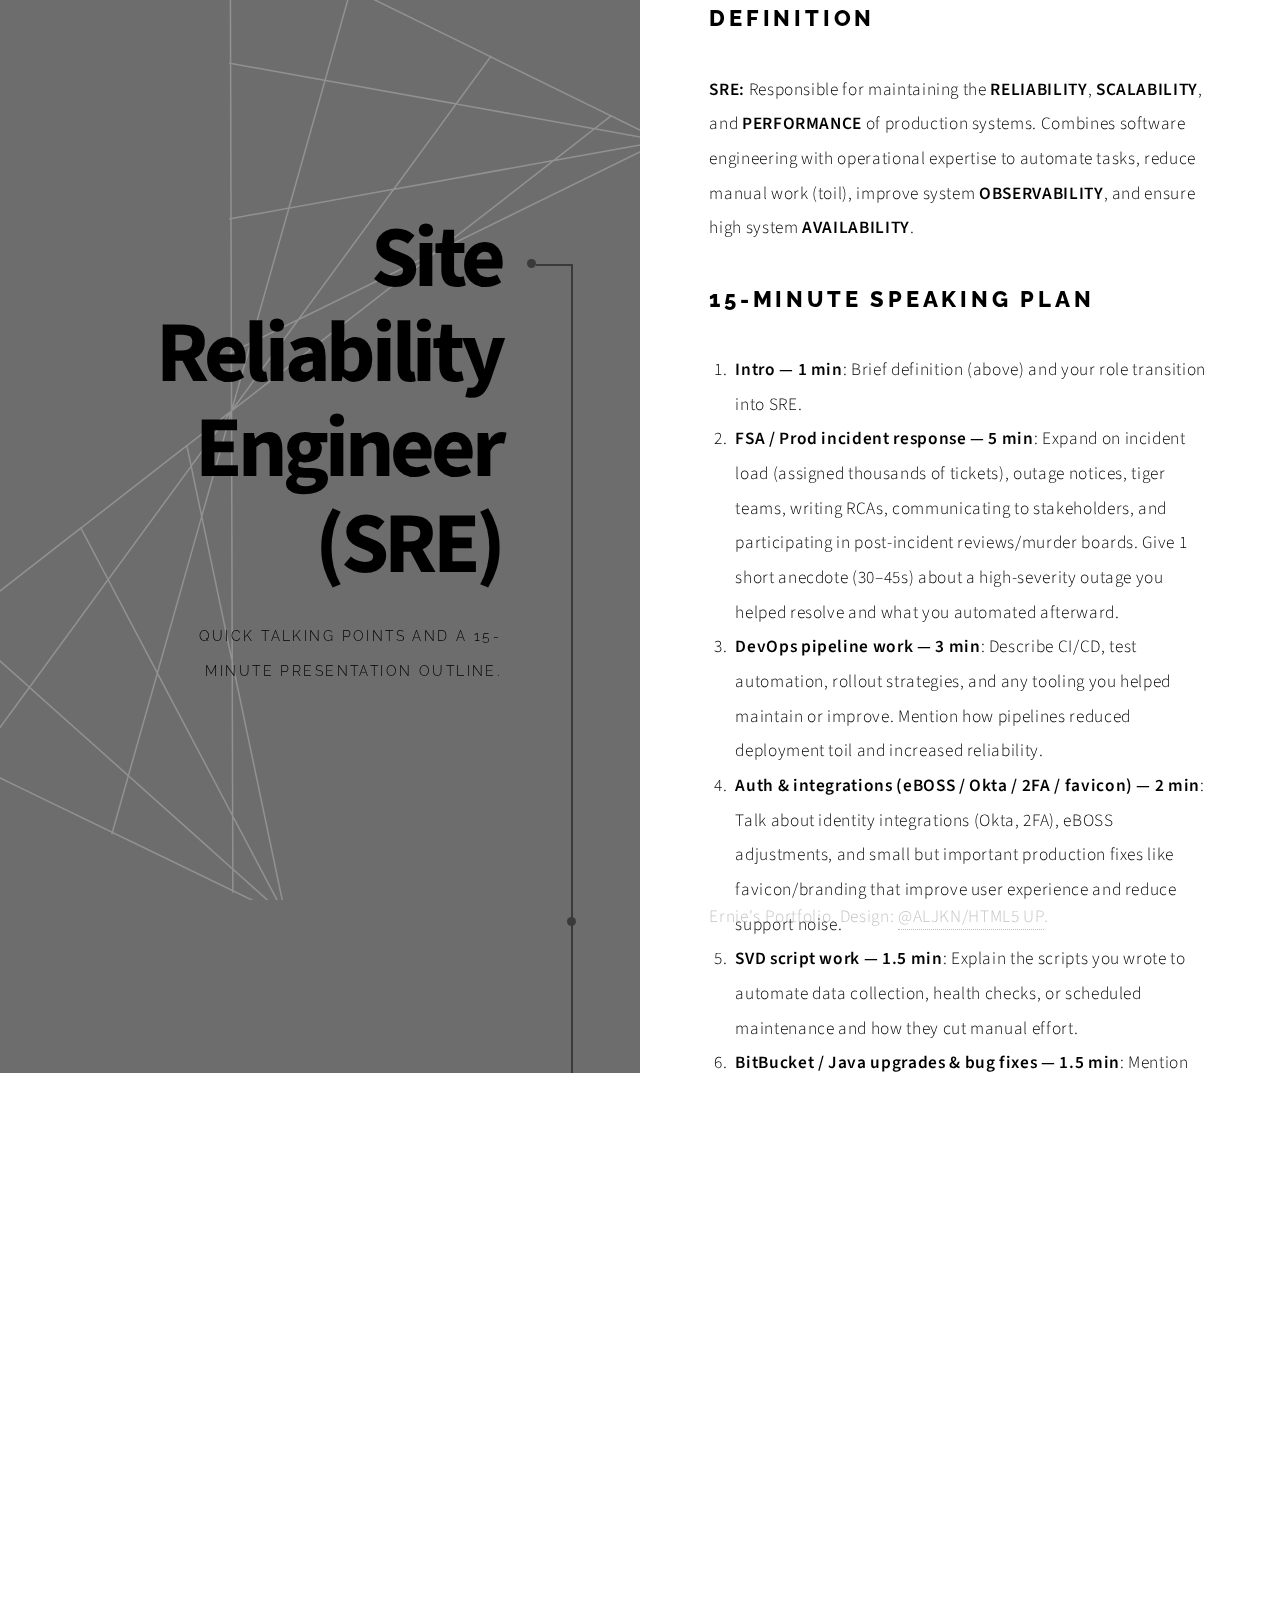
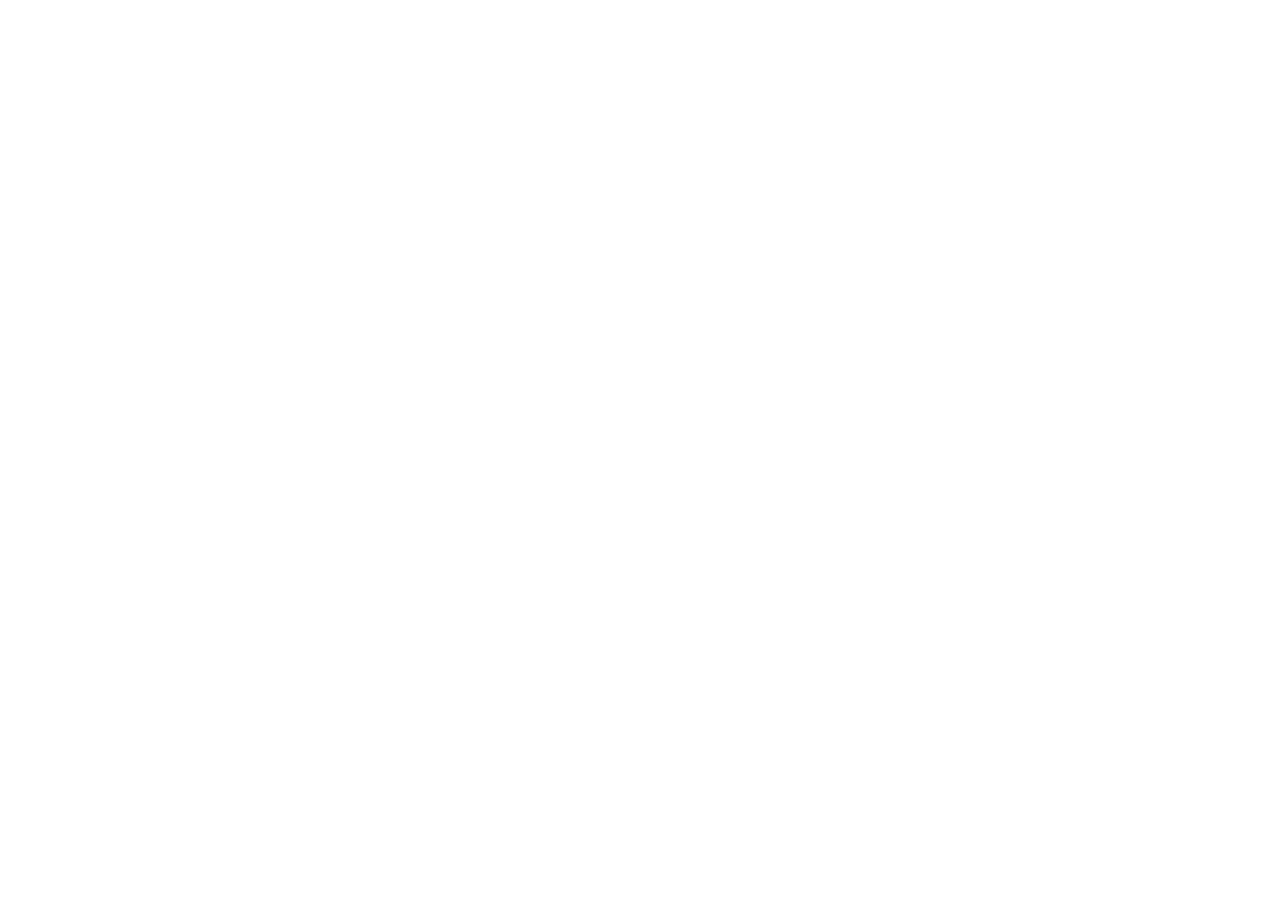
<file: sre.html>
<!DOCTYPE html>
<html>
  <head>
    <title>SRE Presentation — Ernie DeLuna</title>
    <meta charset="utf-8" />
    <meta
      name="viewport"
      content="width=device-width, initial-scale=1, user-scalable=no"
    />
    <link rel="stylesheet" href="assets/css/main.css" />
  </head>
  <body class="is-preload">
    <div id="wrapper">
      <section class="intro">
        <header>
          <h1>Site Reliability Engineer (SRE)</h1>
          <p>Quick talking points and a 15-minute presentation outline.</p>
        </header>
        <div class="content">
          <h2>Definition</h2>
          <p>
            <strong>SRE:</strong> Responsible for maintaining the
            <strong>RELIABILITY</strong>, <strong>SCALABILITY</strong>, and
            <strong>PERFORMANCE</strong> of production systems. Combines
            software engineering with operational expertise to automate tasks,
            reduce manual work (toil), improve system
            <strong>OBSERVABILITY</strong>, and ensure high system
            <strong>AVAILABILITY</strong>.
          </p>

          <h2>15-minute Speaking Plan</h2>
          <ol>
            <li>
              <strong>Intro — 1 min</strong>: Brief definition (above) and your
              role transition into SRE.
            </li>
            <li>
              <strong>FSA / Prod incident response — 5 min</strong>: Expand on
              incident load (assigned thousands of tickets), outage notices,
              tiger teams, writing RCAs, communicating to stakeholders, and
              participating in post-incident reviews/murder boards. Give 1 short
              anecdote (30–45s) about a high-severity outage you helped resolve
              and what you automated afterward.
            </li>
            <li>
              <strong>DevOps pipeline work — 3 min</strong>: Describe CI/CD,
              test automation, rollout strategies, and any tooling you helped
              maintain or improve. Mention how pipelines reduced deployment toil
              and increased reliability.
            </li>
            <li>
              <strong
                >Auth & integrations (eBOSS / Okta / 2FA / favicon) — 2
                min</strong
              >: Talk about identity integrations (Okta, 2FA), eBOSS
              adjustments, and small but important production fixes like
              favicon/branding that improve user experience and reduce support
              noise.
            </li>
            <li>
              <strong>SVD script work — 1.5 min</strong>: Explain the scripts
              you wrote to automate data collection, health checks, or scheduled
              maintenance and how they cut manual effort.
            </li>
            <li>
              <strong>BitBucket / Java upgrades & bug fixes — 1.5 min</strong>:
              Mention upgrading Java, emulating user features for testing, and
              fixing bugs in source control workflow; emphasize safe rollout and
              testing strategies.
            </li>
            <li>
              <strong>Confluence & documentation — 1 min</strong>: Highlight
              writing runbooks, playbooks, and post-incident summaries that made
              on-call onboarding and incident response faster.
            </li>
            <li>
              <strong>Wrap-up & Q/A — 0.5 min</strong>: Recap biggest impacts
              (automation, observability, uptime improvements) and invite
              questions.
            </li>
          </ol>

          <h2>Talking Points (expanded bullets)</h2>
          <ul>
            <li>
              <strong>FSA / Incident Response:</strong> Triage process, incident
              severity levels, stakeholder comms cadence, RCA structure,
              corrective actions, preventative tasks automated.
            </li>
            <li>
              <strong>DevOps Pipeline:</strong> CI tools, deployment gates,
              canary/blue-green strategies, rollbacks, pipeline metrics (deploy
              frequency, lead time).
            </li>
            <li>
              <strong>Auth & Integrations:</strong> Okta SSO integration, 2FA
              flows, and configuration management; small fixes to reduce user
              friction.
            </li>
            <li>
              <strong>SVD Scripts:</strong> Examples: daily health reports, log
              rotation checks, automated restart/cleanup scripts, scheduled
              snapshotting.
            </li>
            <li>
              <strong>BitBucket / Java:</strong> Coordinating upgrades,
              compatibility testing, emulating user flows for QA, and triaging
              regression bugs.
            </li>
            <li>
              <strong>Confluence:</strong> Runbooks, escalation paths,
              postmortem templates, and documentation ownership.
            </li>
          </ul>

          <h2>Key Phrases & Metrics to Mention</h2>
          <ul>
            <li>Mean Time To Detect (MTTD)</li>
            <li>Mean Time To Restore (MTTR) — how automation lowered MTTR</li>
            <li>Reduction in manual toil (hours/week)</li>
            <li>Improved observability (dashboards, alerts tuned)</li>
            <li>Deployment frequency and successful deploy rate</li>
          </ul>

          <p style="margin-top: 1.5em">
            <a href="index.html" class="button large">Back to Home</a>
          </p>
        </div>
      </section>

      <div class="copyright">
        Ernie's Portfolio. Design:
        <a href="https://html5up.net">@ALJKN/HTML5 UP</a>.
      </div>
    </div>

    <script src="assets/js/jquery.min.js"></script>
    <script src="assets/js/jquery.scrolly.min.js"></script>
    <script src="assets/js/browser.min.js"></script>
    <script src="assets/js/breakpoints.min.js"></script>
    <script src="assets/js/util.js"></script>
    <script src="assets/js/main.js"></script>
  </body>
</html>
</file>
<file: assets/css/main.css>
@import url(font-awesome.min.css);
@import url("https://fonts.googleapis.com/css?family=Source+Sans+Pro:300,600,700,300i,600i,700i|Raleway:600,800");

html, body, div, span, applet, object,
iframe, h1, h2, h3, h4, h5, h6, p, blockquote,
pre, a, abbr, acronym, address, big, cite,
code, del, dfn, em, img, ins, kbd, q, s, samp,
small, strike, strong, sub, sup, tt, var, b,
u, i, center, dl, dt, dd, ol, ul, li, fieldset,
form, label, legend, table, caption, tbody,
tfoot, thead, tr, th, td, article, aside,
canvas, details, embed, figure, figcaption,
footer, header, hgroup, menu, nav, output, ruby,
section, summary, time, mark, audio, video {
	margin: 0;
	padding: 0;
	border: 0;
	font-size: 100%;
	font: inherit;
	vertical-align: baseline;}

article, aside, details, figcaption, figure,
footer, header, hgroup, menu, nav, section {
	display: block;}

body {
	line-height: 1;
}

ol, ul {
	list-style: none;
}

blockquote, q {
	quotes: none;
}

	blockquote:before, blockquote:after, q:before, q:after {
		content: '';
		content: none;
	}

table {
	border-collapse: collapse;
	border-spacing: 0;
}

body {
	-webkit-text-size-adjust: none;
}

mark {
	background-color: transparent;
	color: inherit;
}

input::-moz-focus-inner {
	border: 0;
	padding: 0;
}

input, select, textarea {
	-moz-appearance: none;
	-webkit-appearance: none;
	-ms-appearance: none;
	appearance: none;
}

/* Basic */

	@-ms-viewport {
		width: device-width;
	}

	body {
		-ms-overflow-style: scrollbar;
	}

	@media screen and (max-width: 480px) {

		html, body {
			min-width: 320px;
		}

	}

	html {
		box-sizing: border-box;
	}

	*, *:before, *:after {
		box-sizing: inherit;
	}

	html {
		overflow-x: hidden;
	}

	body {
		background: #ffffff;
		overflow-x: hidden;
	}

		body.is-preload *, body.is-preload *:before, body.is-preload *:after {
			-moz-animation: none !important;
			-webkit-animation: none !important;
			-ms-animation: none !important;
			animation: none !important;
			-moz-transition: none !important;
			-webkit-transition: none !important;
			-ms-transition: none !important;
			transition: none !important;
		}

/* Typography */

	html {
		font-size: 18pt;
	}

		@media screen and (max-width: 1920px) {

			html {
				font-size: 13pt;
			}

		}

		@media screen and (max-width: 1152px) {

			html {
				font-size: 14pt;
			}

		}

		@media screen and (max-width: 736px) {

			html {
				font-size: 12pt;
			}

		}

		@media screen and (max-width: 480px) {

			html {
				font-size: 11pt;
			}

		}

	body {
		background-color: #ffffff;
		color: #000000;
	}

	body, input, select, textarea {
		color: #000000;
		font-family: "Source Sans Pro", Helvetica, sans-serif;
		font-size: 1rem;
		font-weight: 300;
		letter-spacing: 0.0375em;
		line-height: 2;
	}

	a {
		-moz-transition: border-bottom-color 0.25s ease-in-out;
		-webkit-transition: border-bottom-color 0.25s ease-in-out;
		-ms-transition: border-bottom-color 0.25s ease-in-out;
		transition: border-bottom-color 0.25s ease-in-out;
		text-decoration: none;
		color: #000000;
		border-bottom: dotted 1px;
	}

		a:hover {
			text-decoration: none;
			border-bottom-color: transparent;
		}

	strong, b {
		font-weight: 600;
		color: #000000;
	}

	em, i {
		font-style: italic;
	}

	p {
		margin: 0 0 2rem 0;
	}

	h1, h2, h3, h4, h5, h6 {
		color: #000000;
		font-family: "Raleway", Helvetica, sans-serif;
		font-weight: 600;
		letter-spacing: 0.175em;
		line-height: 1.75;
		margin: 0 0 1.5rem 0;
		text-transform: uppercase;
	}

		h1 a, h2 a, h3 a, h4 a, h5 a, h6 a {
			color: inherit;
			text-decoration: none;
		}

	h1 {
		font-family: "Source Sans Pro", Helvetica, sans-serif;
		font-size: 5rem;
		font-weight: 700;
		letter-spacing: -0.05em;
		line-height: 1.1;
		margin: 0 0 1.5rem 0;
		text-transform: none;
	}

	h2 {
		font-size: 1.25rem;
		font-weight: 800;
		margin: 0 0 2rem 0;
	}

	h3 {
		font-size: 0.875rem;
	}

	h4 {
		font-size: 0.875rem;
	}

	h5 {
		font-size: 0.75rem;
	}

	h6 {
		font-size: 0.625rem;
	}

	@media screen and (max-width: 736px) {

		h1 {
			font-size: 4.5rem;
			line-height: 1.1;
		}

		h2 {
			font-size: 1.25rem;
			line-height: 1.7;
		}

		h3 {
			font-size: 0.9rem;
		}

		h4 {
			font-size: 0.75rem;
		}

		h5 {
			font-size: 0.675rem;
		}

	}

	@media screen and (max-width: 360px) {

		h1 {
			font-size: 3.75rem;
		}

		h2 {
			font-size: 1.125rem;
		}

		h3 {
			font-size: 0.8rem;
		}

		h4 {
			font-size: 0.675rem;
		}

		h5 {
			font-size: 0.675rem;
		}

	}

	sub {
		font-size: 0.8rem;
		position: relative;
		top: 0.5rem;
	}

	sup {
		font-size: 0.8rem;
		position: relative;
		top: -0.5rem;
	}

	blockquote {
		border-left: solid 0.5rem rgba(144, 144, 144, 0.25);
		font-style: italic;
		margin: 0 0 2rem 0;
		padding: 1rem 0 1rem 2rem;
	}

	code {
		background: rgba(144, 144, 144, 0.1);
		border-radius: 0.325rem;
		font-family: "Courier New", monospace;
		font-size: 0.9rem;
		margin: 0 0.25rem;
		padding: 0.25rem 0.65rem;
	}

	pre {
		-webkit-overflow-scrolling: touch;
		font-family: "Courier New", monospace;
		font-size: 0.9rem;
		margin: 0 0 2rem 0;
		width: 100%;
	}

		pre code {
			display: block;
			line-height: 1.75;
			padding: 1rem 1.5rem;
			overflow-x: auto;
		}

	hr {
		border: 0;
		border-bottom: solid 2px rgba(144, 144, 144, 0.25);
		margin: 3rem 0;
	}

		hr.major {
			margin: 5rem 0;
		}

		@media screen and (max-width: 736px) {

			hr.major {
				margin: 3rem 0;
			}

		}

/* Row */

	.row {
		display: flex;
		flex-wrap: wrap;
		box-sizing: border-box;
		align-items: stretch;
	}

		.row > * {
			box-sizing: border-box;
		}

		.row.gtr-uniform > * > :last-child {
			margin-bottom: 0;
		}

		.row.aln-left {
			justify-content: flex-start;
		}

		.row.aln-center {
			justify-content: center;
		}

		.row.aln-right {
			justify-content: flex-end;
		}

		.row.aln-top {
			align-items: flex-start;
		}

		.row.aln-middle {
			align-items: center;
		}

		.row.aln-bottom {
			align-items: flex-end;
		}

		.row > .imp {
			order: -1;
		}

		.row > .col-1 {
			width: 8.3333333333%;
		}

		.row > .off-1 {
			margin-left: 8.3333333333%;
		}

		.row > .col-2 {
			width: 16.6666666667%;
		}

		.row > .off-2 {
			margin-left: 16.6666666667%;
		}

		.row > .col-3 {
			width: 25%;
		}

		.row > .off-3 {
			margin-left: 25%;
		}

		.row > .col-4 {
			width: 33.3333333333%;
		}

		.row > .off-4 {
			margin-left: 33.3333333333%;
		}

		.row > .col-5 {
			width: 41.6666666667%;
		}

		.row > .off-5 {
			margin-left: 41.6666666667%;
		}

		.row > .col-6 {
			width: 50%;
		}

		.row > .off-6 {
			margin-left: 50%;
		}

		.row > .col-7 {
			width: 58.3333333333%;
		}

		.row > .off-7 {
			margin-left: 58.3333333333%;
		}

		.row > .col-8 {
			width: 66.6666666667%;
		}

		.row > .off-8 {
			margin-left: 66.6666666667%;
		}

		.row > .col-9 {
			width: 75%;
		}

		.row > .off-9 {
			margin-left: 75%;
		}

		.row > .col-10 {
			width: 83.3333333333%;
		}

		.row > .off-10 {
			margin-left: 83.3333333333%;
		}

		.row > .col-11 {
			width: 91.6666666667%;
		}

		.row > .off-11 {
			margin-left: 91.6666666667%;
		}

		.row > .col-12 {
			width: 100%;
		}

		.row > .off-12 {
			margin-left: 100%;
		}

		.row.gtr-0 {
			margin-top: 0;
			margin-left: 0rem;
		}

			.row.gtr-0 > * {
				padding: 0 0 0 0rem;
			}

			.row.gtr-0.gtr-uniform {
				margin-top: 0rem;
			}

				.row.gtr-0.gtr-uniform > * {
					padding-top: 0rem;
				}

		.row.gtr-25 {
			margin-top: 0;
			margin-left: -0.5rem;
		}

			.row.gtr-25 > * {
				padding: 0 0 0 0.5rem;
			}

			.row.gtr-25.gtr-uniform {
				margin-top: -0.5rem;
			}

				.row.gtr-25.gtr-uniform > * {
					padding-top: 0.5rem;
				}

		.row.gtr-50 {
			margin-top: 0;
			margin-left: -1rem;
		}

			.row.gtr-50 > * {
				padding: 0 0 0 1rem;
			}

			.row.gtr-50.gtr-uniform {
				margin-top: -1rem;
			}

				.row.gtr-50.gtr-uniform > * {
					padding-top: 1rem;
				}

		.row {
			margin-top: 0;
			margin-left: -2rem;
		}

			.row > * {
				padding: 0 0 0 2rem;
			}

			.row.gtr-uniform {
				margin-top: -2rem;
			}

				.row.gtr-uniform > * {
					padding-top: 2rem;
				}

		.row.gtr-150 {
			margin-top: 0;
			margin-left: -3rem;
		}

			.row.gtr-150 > * {
				padding: 0 0 0 3rem;
			}

			.row.gtr-150.gtr-uniform {
				margin-top: -3rem;
			}

				.row.gtr-150.gtr-uniform > * {
					padding-top: 3rem;
				}

		.row.gtr-200 {
			margin-top: 0;
			margin-left: -4rem;
		}

			.row.gtr-200 > * {
				padding: 0 0 0 4rem;
			}

			.row.gtr-200.gtr-uniform {
				margin-top: -4rem;
			}

				.row.gtr-200.gtr-uniform > * {
					padding-top: 4rem;
				}

		@media screen and (max-width: 1920px) {

			.row {
				display: flex;
				flex-wrap: wrap;
				box-sizing: border-box;
				align-items: stretch;
			}

				.row > * {
					box-sizing: border-box;
				}

				.row.gtr-uniform > * > :last-child {
					margin-bottom: 0;
				}

				.row.aln-left {
					justify-content: flex-start;
				}

				.row.aln-center {
					justify-content: center;
				}

				.row.aln-right {
					justify-content: flex-end;
				}

				.row.aln-top {
					align-items: flex-start;
				}

				.row.aln-middle {
					align-items: center;
				}

				.row.aln-bottom {
					align-items: flex-end;
				}

				.row > .imp-xlarge {
					order: -1;
				}

				.row > .col-1-xlarge {
					width: 8.3333333333%;
				}

				.row > .off-1-xlarge {
					margin-left: 8.3333333333%;
				}

				.row > .col-2-xlarge {
					width: 16.6666666667%;
				}

				.row > .off-2-xlarge {
					margin-left: 16.6666666667%;
				}

				.row > .col-3-xlarge {
					width: 25%;
				}

				.row > .off-3-xlarge {
					margin-left: 25%;
				}

				.row > .col-4-xlarge {
					width: 33.3333333333%;
				}

				.row > .off-4-xlarge {
					margin-left: 33.3333333333%;
				}

				.row > .col-5-xlarge {
					width: 41.6666666667%;
				}

				.row > .off-5-xlarge {
					margin-left: 41.6666666667%;
				}

				.row > .col-6-xlarge {
					width: 50%;
				}

				.row > .off-6-xlarge {
					margin-left: 50%;
				}

				.row > .col-7-xlarge {
					width: 58.3333333333%;
				}

				.row > .off-7-xlarge {
					margin-left: 58.3333333333%;
				}

				.row > .col-8-xlarge {
					width: 66.6666666667%;
				}

				.row > .off-8-xlarge {
					margin-left: 66.6666666667%;
				}

				.row > .col-9-xlarge {
					width: 75%;
				}

				.row > .off-9-xlarge {
					margin-left: 75%;
				}

				.row > .col-10-xlarge {
					width: 83.3333333333%;
				}

				.row > .off-10-xlarge {
					margin-left: 83.3333333333%;
				}

				.row > .col-11-xlarge {
					width: 91.6666666667%;
				}

				.row > .off-11-xlarge {
					margin-left: 91.6666666667%;
				}

				.row > .col-12-xlarge {
					width: 100%;
				}

				.row > .off-12-xlarge {
					margin-left: 100%;
				}

				.row.gtr-0 {
					margin-top: 0;
					margin-left: 0rem;
				}

					.row.gtr-0 > * {
						padding: 0 0 0 0rem;
					}

					.row.gtr-0.gtr-uniform {
						margin-top: 0rem;
					}

						.row.gtr-0.gtr-uniform > * {
							padding-top: 0rem;
						}

				.row.gtr-25 {
					margin-top: 0;
					margin-left: -0.5rem;
				}

					.row.gtr-25 > * {
						padding: 0 0 0 0.5rem;
					}

					.row.gtr-25.gtr-uniform {
						margin-top: -0.5rem;
					}

						.row.gtr-25.gtr-uniform > * {
							padding-top: 0.5rem;
						}

				.row.gtr-50 {
					margin-top: 0;
					margin-left: -1rem;
				}

					.row.gtr-50 > * {
						padding: 0 0 0 1rem;
					}

					.row.gtr-50.gtr-uniform {
						margin-top: -1rem;
					}

						.row.gtr-50.gtr-uniform > * {
							padding-top: 1rem;
						}

				.row {
					margin-top: 0;
					margin-left: -2rem;
				}

					.row > * {
						padding: 0 0 0 2rem;
					}

					.row.gtr-uniform {
						margin-top: -2rem;
					}

						.row.gtr-uniform > * {
							padding-top: 2rem;
						}

				.row.gtr-150 {
					margin-top: 0;
					margin-left: -3rem;
				}

					.row.gtr-150 > * {
						padding: 0 0 0 3rem;
					}

					.row.gtr-150.gtr-uniform {
						margin-top: -3rem;
					}

						.row.gtr-150.gtr-uniform > * {
							padding-top: 3rem;
						}

				.row.gtr-200 {
					margin-top: 0;
					margin-left: -4rem;
				}

					.row.gtr-200 > * {
						padding: 0 0 0 4rem;
					}

					.row.gtr-200.gtr-uniform {
						margin-top: -4rem;
					}

						.row.gtr-200.gtr-uniform > * {
							padding-top: 4rem;
						}

		}

		@media screen and (max-width: 1280px) {

			.row {
				display: flex;
				flex-wrap: wrap;
				box-sizing: border-box;
				align-items: stretch;
			}

				.row > * {
					box-sizing: border-box;
				}

				.row.gtr-uniform > * > :last-child {
					margin-bottom: 0;
				}

				.row.aln-left {
					justify-content: flex-start;
				}

				.row.aln-center {
					justify-content: center;
				}

				.row.aln-right {
					justify-content: flex-end;
				}

				.row.aln-top {
					align-items: flex-start;
				}

				.row.aln-middle {
					align-items: center;
				}

				.row.aln-bottom {
					align-items: flex-end;
				}

				.row > .imp-large {
					order: -1;
				}

				.row > .col-1-large {
					width: 8.3333333333%;
				}

				.row > .off-1-large {
					margin-left: 8.3333333333%;
				}

				.row > .col-2-large {
					width: 16.6666666667%;
				}

				.row > .off-2-large {
					margin-left: 16.6666666667%;
				}

				.row > .col-3-large {
					width: 25%;
				}

				.row > .off-3-large {
					margin-left: 25%;
				}

				.row > .col-4-large {
					width: 33.3333333333%;
				}

				.row > .off-4-large {
					margin-left: 33.3333333333%;
				}

				.row > .col-5-large {
					width: 41.6666666667%;
				}

				.row > .off-5-large {
					margin-left: 41.6666666667%;
				}

				.row > .col-6-large {
					width: 50%;
				}

				.row > .off-6-large {
					margin-left: 50%;
				}

				.row > .col-7-large {
					width: 58.3333333333%;
				}

				.row > .off-7-large {
					margin-left: 58.3333333333%;
				}

				.row > .col-8-large {
					width: 66.6666666667%;
				}

				.row > .off-8-large {
					margin-left: 66.6666666667%;
				}

				.row > .col-9-large {
					width: 75%;
				}

				.row > .off-9-large {
					margin-left: 75%;
				}

				.row > .col-10-large {
					width: 83.3333333333%;
				}

				.row > .off-10-large {
					margin-left: 83.3333333333%;
				}

				.row > .col-11-large {
					width: 91.6666666667%;
				}

				.row > .off-11-large {
					margin-left: 91.6666666667%;
				}

				.row > .col-12-large {
					width: 100%;
				}

				.row > .off-12-large {
					margin-left: 100%;
				}

				.row.gtr-0 {
					margin-top: 0;
					margin-left: 0rem;
				}

					.row.gtr-0 > * {
						padding: 0 0 0 0rem;
					}

					.row.gtr-0.gtr-uniform {
						margin-top: 0rem;
					}

						.row.gtr-0.gtr-uniform > * {
							padding-top: 0rem;
						}

				.row.gtr-25 {
					margin-top: 0;
					margin-left: -0.375rem;
				}

					.row.gtr-25 > * {
						padding: 0 0 0 0.375rem;
					}

					.row.gtr-25.gtr-uniform {
						margin-top: -0.375rem;
					}

						.row.gtr-25.gtr-uniform > * {
							padding-top: 0.375rem;
						}

				.row.gtr-50 {
					margin-top: 0;
					margin-left: -0.75rem;
				}

					.row.gtr-50 > * {
						padding: 0 0 0 0.75rem;
					}

					.row.gtr-50.gtr-uniform {
						margin-top: -0.75rem;
					}

						.row.gtr-50.gtr-uniform > * {
							padding-top: 0.75rem;
						}

				.row {
					margin-top: 0;
					margin-left: -1.5rem;
				}

					.row > * {
						padding: 0 0 0 1.5rem;
					}

					.row.gtr-uniform {
						margin-top: -1.5rem;
					}

						.row.gtr-uniform > * {
							padding-top: 1.5rem;
						}

				.row.gtr-150 {
					margin-top: 0;
					margin-left: -2.25rem;
				}

					.row.gtr-150 > * {
						padding: 0 0 0 2.25rem;
					}

					.row.gtr-150.gtr-uniform {
						margin-top: -2.25rem;
					}

						.row.gtr-150.gtr-uniform > * {
							padding-top: 2.25rem;
						}

				.row.gtr-200 {
					margin-top: 0;
					margin-left: -3rem;
				}

					.row.gtr-200 > * {
						padding: 0 0 0 3rem;
					}

					.row.gtr-200.gtr-uniform {
						margin-top: -3rem;
					}

						.row.gtr-200.gtr-uniform > * {
							padding-top: 3rem;
						}

		}

		@media screen and (max-width: 1152px) {

			.row {
				display: flex;
				flex-wrap: wrap;
				box-sizing: border-box;
				align-items: stretch;
			}

				.row > * {
					box-sizing: border-box;
				}

				.row.gtr-uniform > * > :last-child {
					margin-bottom: 0;
				}

				.row.aln-left {
					justify-content: flex-start;
				}

				.row.aln-center {
					justify-content: center;
				}

				.row.aln-right {
					justify-content: flex-end;
				}

				.row.aln-top {
					align-items: flex-start;
				}

				.row.aln-middle {
					align-items: center;
				}

				.row.aln-bottom {
					align-items: flex-end;
				}

				.row > .imp-medium {
					order: -1;
				}

				.row > .col-1-medium {
					width: 8.3333333333%;
				}

				.row > .off-1-medium {
					margin-left: 8.3333333333%;
				}

				.row > .col-2-medium {
					width: 16.6666666667%;
				}

				.row > .off-2-medium {
					margin-left: 16.6666666667%;
				}

				.row > .col-3-medium {
					width: 25%;
				}

				.row > .off-3-medium {
					margin-left: 25%;
				}

				.row > .col-4-medium {
					width: 33.3333333333%;
				}

				.row > .off-4-medium {
					margin-left: 33.3333333333%;
				}

				.row > .col-5-medium {
					width: 41.6666666667%;
				}

				.row > .off-5-medium {
					margin-left: 41.6666666667%;
				}

				.row > .col-6-medium {
					width: 50%;
				}

				.row > .off-6-medium {
					margin-left: 50%;
				}

				.row > .col-7-medium {
					width: 58.3333333333%;
				}

				.row > .off-7-medium {
					margin-left: 58.3333333333%;
				}

				.row > .col-8-medium {
					width: 66.6666666667%;
				}

				.row > .off-8-medium {
					margin-left: 66.6666666667%;
				}

				.row > .col-9-medium {
					width: 75%;
				}

				.row > .off-9-medium {
					margin-left: 75%;
				}

				.row > .col-10-medium {
					width: 83.3333333333%;
				}

				.row > .off-10-medium {
					margin-left: 83.3333333333%;
				}

				.row > .col-11-medium {
					width: 91.6666666667%;
				}

				.row > .off-11-medium {
					margin-left: 91.6666666667%;
				}

				.row > .col-12-medium {
					width: 100%;
				}

				.row > .off-12-medium {
					margin-left: 100%;
				}

				.row.gtr-0 {
					margin-top: 0;
					margin-left: 0rem;
				}

					.row.gtr-0 > * {
						padding: 0 0 0 0rem;
					}

					.row.gtr-0.gtr-uniform {
						margin-top: 0rem;
					}

						.row.gtr-0.gtr-uniform > * {
							padding-top: 0rem;
						}

				.row.gtr-25 {
					margin-top: 0;
					margin-left: -0.375rem;
				}

					.row.gtr-25 > * {
						padding: 0 0 0 0.375rem;
					}

					.row.gtr-25.gtr-uniform {
						margin-top: -0.375rem;
					}

						.row.gtr-25.gtr-uniform > * {
							padding-top: 0.375rem;
						}

				.row.gtr-50 {
					margin-top: 0;
					margin-left: -0.75rem;
				}

					.row.gtr-50 > * {
						padding: 0 0 0 0.75rem;
					}

					.row.gtr-50.gtr-uniform {
						margin-top: -0.75rem;
					}

						.row.gtr-50.gtr-uniform > * {
							padding-top: 0.75rem;
						}

				.row {
					margin-top: 0;
					margin-left: -1.5rem;
				}

					.row > * {
						padding: 0 0 0 1.5rem;
					}

					.row.gtr-uniform {
						margin-top: -1.5rem;
					}

						.row.gtr-uniform > * {
							padding-top: 1.5rem;
						}

				.row.gtr-150 {
					margin-top: 0;
					margin-left: -2.25rem;
				}

					.row.gtr-150 > * {
						padding: 0 0 0 2.25rem;
					}

					.row.gtr-150.gtr-uniform {
						margin-top: -2.25rem;
					}

						.row.gtr-150.gtr-uniform > * {
							padding-top: 2.25rem;
						}

				.row.gtr-200 {
					margin-top: 0;
					margin-left: -3rem;
				}

					.row.gtr-200 > * {
						padding: 0 0 0 3rem;
					}

					.row.gtr-200.gtr-uniform {
						margin-top: -3rem;
					}

						.row.gtr-200.gtr-uniform > * {
							padding-top: 3rem;
						}

		}

		@media screen and (max-width: 736px) {

			.row {
				display: flex;
				flex-wrap: wrap;
				box-sizing: border-box;
				align-items: stretch;
			}

				.row > * {
					box-sizing: border-box;
				}

				.row.gtr-uniform > * > :last-child {
					margin-bottom: 0;
				}

				.row.aln-left {
					justify-content: flex-start;
				}

				.row.aln-center {
					justify-content: center;
				}

				.row.aln-right {
					justify-content: flex-end;
				}

				.row.aln-top {
					align-items: flex-start;
				}

				.row.aln-middle {
					align-items: center;
				}

				.row.aln-bottom {
					align-items: flex-end;
				}

				.row > .imp-small {
					order: -1;
				}

				.row > .col-1-small {
					width: 8.3333333333%;
				}

				.row > .off-1-small {
					margin-left: 8.3333333333%;
				}

				.row > .col-2-small {
					width: 16.6666666667%;
				}

				.row > .off-2-small {
					margin-left: 16.6666666667%;
				}

				.row > .col-3-small {
					width: 25%;
				}

				.row > .off-3-small {
					margin-left: 25%;
				}

				.row > .col-4-small {
					width: 33.3333333333%;
				}

				.row > .off-4-small {
					margin-left: 33.3333333333%;
				}

				.row > .col-5-small {
					width: 41.6666666667%;
				}

				.row > .off-5-small {
					margin-left: 41.6666666667%;
				}

				.row > .col-6-small {
					width: 50%;
				}

				.row > .off-6-small {
					margin-left: 50%;
				}

				.row > .col-7-small {
					width: 58.3333333333%;
				}

				.row > .off-7-small {
					margin-left: 58.3333333333%;
				}

				.row > .col-8-small {
					width: 66.6666666667%;
				}

				.row > .off-8-small {
					margin-left: 66.6666666667%;
				}

				.row > .col-9-small {
					width: 75%;
				}

				.row > .off-9-small {
					margin-left: 75%;
				}

				.row > .col-10-small {
					width: 83.3333333333%;
				}

				.row > .off-10-small {
					margin-left: 83.3333333333%;
				}

				.row > .col-11-small {
					width: 91.6666666667%;
				}

				.row > .off-11-small {
					margin-left: 91.6666666667%;
				}

				.row > .col-12-small {
					width: 100%;
				}

				.row > .off-12-small {
					margin-left: 100%;
				}

				.row.gtr-0 {
					margin-top: 0;
					margin-left: 0rem;
				}

					.row.gtr-0 > * {
						padding: 0 0 0 0rem;
					}

					.row.gtr-0.gtr-uniform {
						margin-top: 0rem;
					}

						.row.gtr-0.gtr-uniform > * {
							padding-top: 0rem;
						}

				.row.gtr-25 {
					margin-top: 0;
					margin-left: -0.3125rem;
				}

					.row.gtr-25 > * {
						padding: 0 0 0 0.3125rem;
					}

					.row.gtr-25.gtr-uniform {
						margin-top: -0.3125rem;
					}

						.row.gtr-25.gtr-uniform > * {
							padding-top: 0.3125rem;
						}

				.row.gtr-50 {
					margin-top: 0;
					margin-left: -0.625rem;
				}

					.row.gtr-50 > * {
						padding: 0 0 0 0.625rem;
					}

					.row.gtr-50.gtr-uniform {
						margin-top: -0.625rem;
					}

						.row.gtr-50.gtr-uniform > * {
							padding-top: 0.625rem;
						}

				.row {
					margin-top: 0;
					margin-left: -1.25rem;
				}

					.row > * {
						padding: 0 0 0 1.25rem;
					}

					.row.gtr-uniform {
						margin-top: -1.25rem;
					}

						.row.gtr-uniform > * {
							padding-top: 1.25rem;
						}

				.row.gtr-150 {
					margin-top: 0;
					margin-left: -1.875rem;
				}

					.row.gtr-150 > * {
						padding: 0 0 0 1.875rem;
					}

					.row.gtr-150.gtr-uniform {
						margin-top: -1.875rem;
					}

						.row.gtr-150.gtr-uniform > * {
							padding-top: 1.875rem;
						}

				.row.gtr-200 {
					margin-top: 0;
					margin-left: -2.5rem;
				}

					.row.gtr-200 > * {
						padding: 0 0 0 2.5rem;
					}

					.row.gtr-200.gtr-uniform {
						margin-top: -2.5rem;
					}

						.row.gtr-200.gtr-uniform > * {
							padding-top: 2.5rem;
						}

		}

		@media screen and (max-width: 480px) {

			.row {
				display: flex;
				flex-wrap: wrap;
				box-sizing: border-box;
				align-items: stretch;
			}

				.row > * {
					box-sizing: border-box;
				}

				.row.gtr-uniform > * > :last-child {
					margin-bottom: 0;
				}

				.row.aln-left {
					justify-content: flex-start;
				}

				.row.aln-center {
					justify-content: center;
				}

				.row.aln-right {
					justify-content: flex-end;
				}

				.row.aln-top {
					align-items: flex-start;
				}

				.row.aln-middle {
					align-items: center;
				}

				.row.aln-bottom {
					align-items: flex-end;
				}

				.row > .imp-xsmall {
					order: -1;
				}

				.row > .col-1-xsmall {
					width: 8.3333333333%;
				}

				.row > .off-1-xsmall {
					margin-left: 8.3333333333%;
				}

				.row > .col-2-xsmall {
					width: 16.6666666667%;
				}

				.row > .off-2-xsmall {
					margin-left: 16.6666666667%;
				}

				.row > .col-3-xsmall {
					width: 25%;
				}

				.row > .off-3-xsmall {
					margin-left: 25%;
				}

				.row > .col-4-xsmall {
					width: 33.3333333333%;
				}

				.row > .off-4-xsmall {
					margin-left: 33.3333333333%;
				}

				.row > .col-5-xsmall {
					width: 41.6666666667%;
				}

				.row > .off-5-xsmall {
					margin-left: 41.6666666667%;
				}

				.row > .col-6-xsmall {
					width: 50%;
				}

				.row > .off-6-xsmall {
					margin-left: 50%;
				}

				.row > .col-7-xsmall {
					width: 58.3333333333%;
				}

				.row > .off-7-xsmall {
					margin-left: 58.3333333333%;
				}

				.row > .col-8-xsmall {
					width: 66.6666666667%;
				}

				.row > .off-8-xsmall {
					margin-left: 66.6666666667%;
				}

				.row > .col-9-xsmall {
					width: 75%;
				}

				.row > .off-9-xsmall {
					margin-left: 75%;
				}

				.row > .col-10-xsmall {
					width: 83.3333333333%;
				}

				.row > .off-10-xsmall {
					margin-left: 83.3333333333%;
				}

				.row > .col-11-xsmall {
					width: 91.6666666667%;
				}

				.row > .off-11-xsmall {
					margin-left: 91.6666666667%;
				}

				.row > .col-12-xsmall {
					width: 100%;
				}

				.row > .off-12-xsmall {
					margin-left: 100%;
				}

				.row.gtr-0 {
					margin-top: 0;
					margin-left: 0rem;
				}

					.row.gtr-0 > * {
						padding: 0 0 0 0rem;
					}

					.row.gtr-0.gtr-uniform {
						margin-top: 0rem;
					}

						.row.gtr-0.gtr-uniform > * {
							padding-top: 0rem;
						}

				.row.gtr-25 {
					margin-top: 0;
					margin-left: -0.3125rem;
				}

					.row.gtr-25 > * {
						padding: 0 0 0 0.3125rem;
					}

					.row.gtr-25.gtr-uniform {
						margin-top: -0.3125rem;
					}

						.row.gtr-25.gtr-uniform > * {
							padding-top: 0.3125rem;
						}

				.row.gtr-50 {
					margin-top: 0;
					margin-left: -0.625rem;
				}

					.row.gtr-50 > * {
						padding: 0 0 0 0.625rem;
					}

					.row.gtr-50.gtr-uniform {
						margin-top: -0.625rem;
					}

						.row.gtr-50.gtr-uniform > * {
							padding-top: 0.625rem;
						}

				.row {
					margin-top: 0;
					margin-left: -1.25rem;
				}

					.row > * {
						padding: 0 0 0 1.25rem;
					}

					.row.gtr-uniform {
						margin-top: -1.25rem;
					}

						.row.gtr-uniform > * {
							padding-top: 1.25rem;
						}

				.row.gtr-150 {
					margin-top: 0;
					margin-left: -1.875rem;
				}

					.row.gtr-150 > * {
						padding: 0 0 0 1.875rem;
					}

					.row.gtr-150.gtr-uniform {
						margin-top: -1.875rem;
					}

						.row.gtr-150.gtr-uniform > * {
							padding-top: 1.875rem;
						}

				.row.gtr-200 {
					margin-top: 0;
					margin-left: -2.5rem;
				}

					.row.gtr-200 > * {
						padding: 0 0 0 2.5rem;
					}

					.row.gtr-200.gtr-uniform {
						margin-top: -2.5rem;
					}

						.row.gtr-200.gtr-uniform > * {
							padding-top: 2.5rem;
						}

		}

/* Box */

	.box {
		border: solid 2px rgba(144, 144, 144, 0.25);
		border-radius: 0.325rem;
		margin-bottom: 2rem;
		padding: 1.5rem;
	}

		.box > :last-child {
			margin-bottom: 0;
		}

		.box.alt {
			border: 0;
			border-radius: 0;
			padding: 0;
		}

/* Button */

	input[type="submit"],
	input[type="reset"],
	input[type="button"],
	button,
	.button {
		-moz-appearance: none;
		-webkit-appearance: none;
		-ms-appearance: none;
		appearance: none;
		-moz-transition: background-color 0.25s ease-in-out, box-shadow 0.25s ease-in-out, color 0.25s ease-in-out;
		-webkit-transition: background-color 0.25s ease-in-out, box-shadow 0.25s ease-in-out, color 0.25s ease-in-out;
		-ms-transition: background-color 0.25s ease-in-out, box-shadow 0.25s ease-in-out, color 0.25s ease-in-out;
		transition: background-color 0.25s ease-in-out, box-shadow 0.25s ease-in-out, color 0.25s ease-in-out;
		background-color: transparent;
		border-radius: 0.325rem;
		border: 0;
		box-shadow: inset 0 0 0 2px rgba(144, 144, 144, 0.25);
		color: #000000 !important;
		cursor: pointer;
		display: inline-block;
		font-family: "Raleway", Helvetica, sans-serif;
		font-size: 0.6rem;
		font-weight: 600;
		height: 3rem;
		letter-spacing: 0.175em;
		line-height: 3rem;
		padding: 0 2rem;
		text-align: center;
		text-decoration: none;
		text-transform: uppercase;
		white-space: nowrap;
	}

		input[type="submit"]:hover,
		input[type="reset"]:hover,
		input[type="button"]:hover,
		button:hover,
		.button:hover {
			box-shadow: inset 0 0 0 2px #161616;
			color: #161616 !important;
		}

		input[type="submit"]:active,
		input[type="reset"]:active,
		input[type="button"]:active,
		button:active,
		.button:active {
			background-color: rgba(73, 252, 212, 0.25);
			box-shadow: inset 0 0 0 2px #161616;
			color: #161616 !important;
		}

		input[type="submit"].small,
		input[type="reset"].small,
		input[type="button"].small,
		button.small,
		.button.small {
			font-size: 0.5rem;
			height: 2.25rem;
			line-height: 2.25rem;
			padding: 0 1.25rem;
		}

		input[type="submit"].large,
		input[type="reset"].large,
		input[type="button"].large,
		button.large,
		.button.large {
			font-size: 0.7rem;
			height: 3.2625rem;
			line-height: 3.2625rem;
			padding: 0 3.25rem;
		}

		input[type="submit"].wide,
		input[type="reset"].wide,
		input[type="button"].wide,
		button.wide,
		.button.wide {
			min-width: 13rem;
		}

		input[type="submit"].icon:before,
		input[type="reset"].icon:before,
		input[type="button"].icon:before,
		button.icon:before,
		.button.icon:before {
			margin-right: 0.5rem;
		}

		input[type="submit"].fit,
		input[type="reset"].fit,
		input[type="button"].fit,
		button.fit,
		.button.fit {
			width: 100%;
		}

		input[type="submit"].disabled, input[type="submit"]:disabled,
		input[type="reset"].disabled,
		input[type="reset"]:disabled,
		input[type="button"].disabled,
		input[type="button"]:disabled,
		button.disabled,
		button:disabled,
		.button.disabled,
		.button:disabled {
			pointer-events: none;
			opacity: 0.25;
		}

		input[type="submit"].primary,
		input[type="reset"].primary,
		input[type="button"].primary,
		button.primary,
		.button.primary {
			background-color: #6d6d6d;
			box-shadow: none;
			color: #000000 !important;
		}

			input[type="submit"].primary:hover,
			input[type="reset"].primary:hover,
			input[type="button"].primary:hover,
			button.primary:hover,
			.button.primary:hover {
				background-color: #878787;
			}

			input[type="submit"].primary:active,
			input[type="reset"].primary:active,
			input[type="button"].primary:active,
			button.primary:active,
			.button.primary:active {
				background-color: #515151;
			}

		@media screen and (max-width: 736px) {

			input[type="submit"],
			input[type="reset"],
			input[type="button"],
			button,
			.button {
				font-size: 0.7rem;
				height: 3.3rem;
				line-height: 3.3rem;
			}

				input[type="submit"].large,
				input[type="reset"].large,
				input[type="button"].large,
				button.large,
				.button.large {
					font-size: 0.8rem;
					height: 3.75rem;
					line-height: 3.75rem;
				}

				input[type="submit"].small,
				input[type="reset"].small,
				input[type="button"].small,
				button.small,
				.button.small {
					font-size: 0.6rem;
					height: 3rem;
					line-height: 3rem;
				}

		}

/* Form */

	form {
		margin: 0 0 2rem 0;
	}

		form > :last-child {
			margin-bottom: 0;
		}

		form > .fields {
			display: -moz-flex;
			display: -webkit-flex;
			display: -ms-flex;
			display: flex;
			-moz-flex-wrap: wrap;
			-webkit-flex-wrap: wrap;
			-ms-flex-wrap: wrap;
			flex-wrap: wrap;
			margin: -2rem 0 2rem -2rem;
			width: calc(100% + 4rem);
		}

			form > .fields > .field {
				-moz-flex-grow: 0;
				-webkit-flex-grow: 0;
				-ms-flex-grow: 0;
				flex-grow: 0;
				-moz-flex-shrink: 0;
				-webkit-flex-shrink: 0;
				-ms-flex-shrink: 0;
				flex-shrink: 0;
				padding: 2rem 0 0 2rem;
				width: calc(100% - 2rem);
			}

				form > .fields > .field > :last-child {
					margin-bottom: 0;
				}

				form > .fields > .field.half {
					width: calc(50% - 1rem);
				}

				form > .fields > .field.third {
					width: calc(100%/3 - 0.6666666667rem);
				}

				form > .fields > .field.quarter {
					width: calc(25% - 0.5rem);
				}

		@media screen and (max-width: 480px) {

			form > .fields {
				margin: -1.5rem 0 2rem -1.5rem;
				width: calc(100% + 3rem);
			}

				form > .fields > .field {
					padding: 1.5rem 0 0 1.5rem;
					width: calc(100% - 1.5rem);
				}

					form > .fields > .field.half {
						width: calc(100% - 1.5rem);
					}

					form > .fields > .field.third {
						width: calc(100% - 1.5rem);
					}

					form > .fields > .field.quarter {
						width: calc(100% - 1.5rem);
					}

		}

	input[type="text"],
	input[type="password"],
	input[type="email"],
	input[type="tel"],
	input[type="search"],
	input[type="url"],
	select,
	textarea {
		-moz-appearance: none;
		-webkit-appearance: none;
		-ms-appearance: none;
		appearance: none;
		border-radius: 0.325rem;
		border: solid 2px rgba(144, 144, 144, 0.25);
		color: inherit;
		display: block;
		outline: 0;
		padding: 0 1rem;
		text-decoration: none;
		width: 100%;
	}

		input[type="text"]:invalid,
		input[type="password"]:invalid,
		input[type="email"]:invalid,
		input[type="tel"]:invalid,
		input[type="search"]:invalid,
		input[type="url"]:invalid,
		select:invalid,
		textarea:invalid {
			box-shadow: none;
		}

		input[type="text"]:focus,
		input[type="password"]:focus,
		input[type="email"]:focus,
		input[type="tel"]:focus,
		input[type="search"]:focus,
		input[type="url"]:focus,
		select:focus,
		textarea:focus {
			border-color: #161616;
		}

	label {
		color: #000000;
		display: block;
		font-family: "Raleway", Helvetica, sans-serif;
		font-size: 0.75rem;
		font-weight: 600;
		letter-spacing: 0.175em;
		line-height: 1.75;
		margin: 0 0 1rem 0;
		text-transform: uppercase;
	}

	input[type="text"],
	input[type="password"],
	input[type="email"],
	input[type="tel"],
	input[type="search"],
	input[type="url"] {
		height: 3rem;
	}

	select {
		background-image: url("data:image/svg+xml;charset=utf8,%3Csvg xmlns='http://www.w3.org/2000/svg' width='40' height='40' preserveAspectRatio='none' viewBox='0 0 40 40'%3E%3Cpath d='M9.4,12.3l10.4,10.4l10.4-10.4c0.2-0.2,0.5-0.4,0.9-0.4c0.3,0,0.6,0.1,0.9,0.4l3.3,3.3c0.2,0.2,0.4,0.5,0.4,0.9 c0,0.4-0.1,0.6-0.4,0.9L20.7,31.9c-0.2,0.2-0.5,0.4-0.9,0.4c-0.3,0-0.6-0.1-0.9-0.4L4.3,17.3c-0.2-0.2-0.4-0.5-0.4-0.9 c0-0.4,0.1-0.6,0.4-0.9l3.3-3.3c0.2-0.2,0.5-0.4,0.9-0.4S9.1,12.1,9.4,12.3z' fill='rgba(144, 144, 144, 0.25)' /%3E%3C/svg%3E");
		background-position: calc(100% - 1rem) center;
		background-repeat: no-repeat;
		background-size: 1.25rem;
		height: 3rem;
		padding-right: 3rem;
		text-overflow: ellipsis;
	}

		select option {
			background-color: #ffffff;
			color: #000000;
		}

		select:focus::-ms-value {
			background-color: transparent;
		}

		select::-ms-expand {
			display: none;
		}

	textarea {
		padding: 0.75rem 1rem;
	}

	input[type="checkbox"],
	input[type="radio"] {
		-moz-appearance: none;
		-webkit-appearance: none;
		-ms-appearance: none;
		appearance: none;
		display: block;
		float: left;
		margin-right: -2rem;
		opacity: 0;
		width: 1rem;
		z-index: -1;
	}

		input[type="checkbox"] + label,
		input[type="radio"] + label {
			text-decoration: none;
			color: #000000;
			cursor: pointer;
			display: inline-block;
			font-family: "Source Sans Pro", Helvetica, sans-serif;
			font-size: 1rem;
			font-weight: 300;
			letter-spacing: 0.0375em;
			padding-left: 2.675rem;
			padding-right: 0.875rem;
			position: relative;
			text-transform: none;
		}

			input[type="checkbox"] + label:before,
			input[type="radio"] + label:before {
				-moz-osx-font-smoothing: grayscale;
				-webkit-font-smoothing: antialiased;
				font-family: FontAwesome;
				font-style: normal;
				font-weight: normal;
				text-transform: none !important;
			}

			input[type="checkbox"] + label:before,
			input[type="radio"] + label:before {
				border-radius: 0.325rem;
				border: solid 2px rgba(144, 144, 144, 0.25);
				content: '';
				display: inline-block;
				height: 1.8rem;
				left: 0;
				line-height: 1.725rem;
				position: absolute;
				text-align: center;
				top: -0.15rem;
				width: 1.8rem;
			}

		input[type="checkbox"]:checked + label:before,
		input[type="radio"]:checked + label:before {
			content: '\f00c';
			background-color: #6d6d6d;
			border-color: #6d6d6d;
			color: #ffffff;
		}

		input[type="checkbox"]:focus + label:before,
		input[type="radio"]:focus + label:before {
			border-color: #6d6d6d;
			box-shadow: 0 0 0 1px #6d6d6d;
		}

	input[type="checkbox"] + label:before {
		border-radius: 0.325rem;
	}

	input[type="radio"] + label:before {
		border-radius: 100%;
	}

	::-webkit-input-placeholder {
		opacity: 1.0;
		color: rgba(0, 0, 0, 0.25) !important;
	}

	:-moz-placeholder {
		opacity: 1.0;
		color: rgba(0, 0, 0, 0.25) !important;
	}

	::-moz-placeholder {
		opacity: 1.0;
		color: rgba(0, 0, 0, 0.25) !important;
	}

	:-ms-input-placeholder {
		opacity: 1.0;
		color: rgba(0, 0, 0, 0.25) !important;
	}

	@media screen and (max-width: 736px) {

		label {
			font-size: 0.675rem;
		}

		input[type="checkbox"] + label,
		input[type="radio"] + label {
			font-size: 1rem;
		}

	}

	@media screen and (max-width: 360px) {

		label {
			font-size: 0.675rem;
		}

		input[type="checkbox"] + label,
		input[type="radio"] + label {
			font-size: 1rem;
		}

	}

/* Icon */

	.icon {
		text-decoration: none;
		border-bottom: none;
		position: relative;
	}

		.icon:before {
			-moz-osx-font-smoothing: grayscale;
			-webkit-font-smoothing: antialiased;
			font-family: FontAwesome;
			font-style: normal;
			font-weight: normal;
			text-transform: none !important;
		}

		.icon > .label {
			display: none;
		}

/* Image */

	.image {
		border: 0;
		display: inline-block;
		position: relative;
	}

		.image img {
			display: block;
		}

		.image[data-position] img {
			-moz-object-fit: cover;
			-webkit-object-fit: cover;
			-ms-object-fit: cover;
			object-fit: cover;
			display: block;
			position: absolute;
			top: 0;
			left: 0;
			width: 100%;
			height: 100%;
		}

		.image[data-position="top left"] img {
			-moz-object-position: top left;
			-webkit-object-position: top left;
			-ms-object-position: top left;
			object-position: top left;
		}

		.image[data-position="top"] img {
			-moz-object-position: top;
			-webkit-object-position: top;
			-ms-object-position: top;
			object-position: top;
		}

		.image[data-position="top right"] img {
			-moz-object-position: top right;
			-webkit-object-position: top right;
			-ms-object-position: top right;
			object-position: top right;
		}

		.image[data-position="right"] img {
			-moz-object-position: right;
			-webkit-object-position: right;
			-ms-object-position: right;
			object-position: right;
		}

		.image[data-position="bottom right"] img {
			-moz-object-position: bottom right;
			-webkit-object-position: bottom right;
			-ms-object-position: bottom right;
			object-position: bottom right;
		}

		.image[data-position="bottom"] img {
			-moz-object-position: bottom;
			-webkit-object-position: bottom;
			-ms-object-position: bottom;
			object-position: bottom;
		}

		.image[data-position="bottom left"] img {
			-moz-object-position: bottom left;
			-webkit-object-position: bottom left;
			-ms-object-position: bottom left;
			object-position: bottom left;
		}

		.image[data-position="left"] img {
			-moz-object-position: left;
			-webkit-object-position: left;
			-ms-object-position: left;
			object-position: left;
		}

		.image[data-position="center"] img {
			-moz-object-position: center;
			-webkit-object-position: center;
			-ms-object-position: center;
			object-position: center;
		}

		.image[data-position="25% 25%"] img {
			-moz-object-position: 25% 25%;
			-webkit-object-position: 25% 25%;
			-ms-object-position: 25% 25%;
			object-position: 25% 25%;
		}

		.image[data-position="75% 25%"] img {
			-moz-object-position: 75% 25%;
			-webkit-object-position: 75% 25%;
			-ms-object-position: 75% 25%;
			object-position: 75% 25%;
		}

		.image[data-position="75% 75%"] img {
			-moz-object-position: 75% 75%;
			-webkit-object-position: 75% 75%;
			-ms-object-position: 75% 75%;
			object-position: 75% 75%;
		}

		.image[data-position="25% 75%"] img {
			-moz-object-position: 25% 75%;
			-webkit-object-position: 25% 75%;
			-ms-object-position: 25% 75%;
			object-position: 25% 75%;
		}

		.image.left, .image.right {
			max-width: 40%;
		}

			.image.left img, .image.right img {
				width: 100%;
			}

		.image.left {
			float: left;
			margin: 0 2rem 2rem 0;
			top: 0.25rem;
		}

		.image.right {
			float: right;
			margin: 0 0 2rem 2rem;
			top: 0.25rem;
		}

		.image.fit {
			display: block;
			margin: 0 0 2rem 0;
			width: 100%;
		}

			.image.fit img {
				width: 100%;
			}

		.image.main {
			display: block;
			margin: 3rem 0;
			width: 100%;
		}

			.image.main img {
				width: 100%;
			}

			.image.main:first-child {
				margin-top: 0;
			}

		.image.fill {
			height: 100%;
			left: 0;
			position: absolute;
			top: 0;
			width: 100%;
		}

			.image.fill img {
				height: 100%;
				left: 0;
				position: absolute;
				top: 0;
				width: 100%;
			}

/* List */

	ol {
		list-style: decimal;
		margin: 0 0 2rem 0;
		padding-left: 1.25rem;
	}

		ol li {
			padding-left: 0.25rem;
		}

	ul {
		list-style: disc;
		margin: 0 0 2rem 0;
		padding-left: 1rem;
	}

		ul li {
			padding-left: 0.325rem;
		}

		ul.alt {
			list-style: none;
			padding-left: 0;
		}

			ul.alt > li {
				border-top: solid 1px rgba(144, 144, 144, 0.25);
				padding: 0.75rem 0;
			}

				ul.alt > li:first-child {
					border-top: 0;
					padding-top: 0;
				}

				ul.alt > li:last-child {
					padding-bottom: 0;
				}

		ul.items {
			list-style: none;
			padding-left: 0;
		}

			ul.items > li {
				padding-left: 0;
				margin: 0 0 3rem 0;
			}

				ul.items > li > h3 {
					margin: 0 0 1rem 0;
				}

				ul.items > li > :last-child {
					margin-bottom: 0;
				}

				ul.items > li:last-child {
					margin-bottom: 0;
				}

		@media screen and (max-width: 736px) {

			ul.items > li {
				margin: 0 0 2rem 0;
			}

		}

	dl {
		margin: 0 0 2rem 0;
	}

		dl dt {
			display: block;
			font-weight: 600;
			margin: 0 0 1rem 0;
		}

		dl dd {
			margin-left: 1.5rem;
		}

/* Actions */

	ul.actions {
		display: -moz-flex;
		display: -webkit-flex;
		display: -ms-flex;
		display: flex;
		cursor: default;
		list-style: none;
		margin-left: -1rem;
		padding-left: 0;
	}

		ul.actions li {
			padding: 0 0 0 1rem;
			vertical-align: middle;
		}

		ul.actions.special {
			-moz-justify-content: center;
			-webkit-justify-content: center;
			-ms-justify-content: center;
			justify-content: center;
			width: 100%;
			margin-left: 0;
		}

			ul.actions.special li:first-child {
				padding-left: 0;
			}

		ul.actions.stacked {
			-moz-flex-direction: column;
			-webkit-flex-direction: column;
			-ms-flex-direction: column;
			flex-direction: column;
			margin-left: 0;
		}

			ul.actions.stacked li {
				padding: 1.3rem 0 0 0;
			}

				ul.actions.stacked li:first-child {
					padding-top: 0;
				}

		ul.actions.fit {
			width: calc(100% + 1rem);
		}

			ul.actions.fit li {
				-moz-flex-grow: 1;
				-webkit-flex-grow: 1;
				-ms-flex-grow: 1;
				flex-grow: 1;
				-moz-flex-shrink: 1;
				-webkit-flex-shrink: 1;
				-ms-flex-shrink: 1;
				flex-shrink: 1;
				width: 100%;
			}

				ul.actions.fit li > * {
					width: 100%;
				}

			ul.actions.fit.stacked {
				width: 100%;
			}

		@media screen and (max-width: 480px) {

			ul.actions:not(.fixed) {
				-moz-flex-direction: column;
				-webkit-flex-direction: column;
				-ms-flex-direction: column;
				flex-direction: column;
				margin-left: 0;
				width: 100% !important;
			}

				ul.actions:not(.fixed) li {
					-moz-flex-grow: 1;
					-webkit-flex-grow: 1;
					-ms-flex-grow: 1;
					flex-grow: 1;
					-moz-flex-shrink: 1;
					-webkit-flex-shrink: 1;
					-ms-flex-shrink: 1;
					flex-shrink: 1;
					padding: 1rem 0 0 0;
					text-align: center;
					width: 100%;
				}

					ul.actions:not(.fixed) li > * {
						width: 100%;
					}

					ul.actions:not(.fixed) li:first-child {
						padding-top: 0;
					}

					ul.actions:not(.fixed) li input[type="submit"],
					ul.actions:not(.fixed) li input[type="reset"],
					ul.actions:not(.fixed) li input[type="button"],
					ul.actions:not(.fixed) li button,
					ul.actions:not(.fixed) li .button {
						width: 100%;
					}

						ul.actions:not(.fixed) li input[type="submit"].icon:before,
						ul.actions:not(.fixed) li input[type="reset"].icon:before,
						ul.actions:not(.fixed) li input[type="button"].icon:before,
						ul.actions:not(.fixed) li button.icon:before,
						ul.actions:not(.fixed) li .button.icon:before {
							margin-left: -0.5rem;
						}

		}

/* Icons */

	ul.icons {
		cursor: default;
		list-style: none;
		padding-left: 0;
	}

		ul.icons li {
			display: inline-block;
		}

			ul.icons li:last-child {
				padding-right: 0;
			}

			ul.icons li .icon {
				-moz-transition: background-color 0.25s ease-in-out;
				-webkit-transition: background-color 0.25s ease-in-out;
				-ms-transition: background-color 0.25s ease-in-out;
				transition: background-color 0.25s ease-in-out;
				width: 2.25rem;
				height: 2.25rem;
				text-align: center;
				line-height: 2.25rem;
				border-radius: 2.25rem;
				display: inline-block;
			}

				ul.icons li .icon:before {
					font-size: 1.25rem;
				}

				ul.icons li .icon:hover {
					background-color: rgba(144, 144, 144, 0.1);
				}

/* Table */

	.table-wrapper {
		-webkit-overflow-scrolling: touch;
		overflow-x: auto;
	}

	table {
		margin: 0 0 2rem 0;
		width: 100%;
	}

		table tbody tr {
			border: solid 1px rgba(144, 144, 144, 0.25);
			border-left: 0;
			border-right: 0;
		}

			table tbody tr:nth-child(2n + 1) {
				background-color: rgba(144, 144, 144, 0.1);
			}

		table td {
			padding: 0.75rem 0.75rem;
		}

		table th {
			color: #000000;
			font-size: 0.9rem;
			font-weight: 600;
			padding: 0 0.75rem 0.75rem 0.75rem;
			text-align: left;
		}

		table thead {
			border-bottom: solid 2px rgba(144, 144, 144, 0.25);
		}

		table tfoot {
			border-top: solid 2px rgba(144, 144, 144, 0.25);
		}

		table.alt {
			border-collapse: separate;
		}

			table.alt tbody tr td {
				border: solid 1px rgba(144, 144, 144, 0.25);
				border-left-width: 0;
				border-top-width: 0;
			}

				table.alt tbody tr td:first-child {
					border-left-width: 1px;
				}

			table.alt tbody tr:first-child td {
				border-top-width: 1px;
			}

			table.alt thead {
				border-bottom: 0;
			}

			table.alt tfoot {
				border-top: 0;
			}

/* Arrow */

	a.arrow {
		border-bottom: 0;
		display: inline-block;
		height: 4rem;
		position: relative;
		width: 6rem;
	}

		a.arrow .label {
			display: none;
		}

		a.arrow:before {
			background-image: url("data:image/svg+xml;charset=utf8,%3Csvg xmlns='http://www.w3.org/2000/svg' x='0px' y='0px' viewBox='0 0 512 512'%3E%3Cpath d='M442.53,346.28L293.65,495.16c-0.33,0.33-0.7,0.62-1.05,0.94c-9.16,9.77-22.15,15.9-36.6,15.9 c-14.44,0-27.43-6.13-36.59-15.88c-0.35-0.33-0.72-0.62-1.06-0.96L69.47,346.28c-19.62-19.62-19.62-51.44,0-71.05 c19.62-19.62,51.43-19.62,71.06,0l65.23,65.23V50.24C205.76,22.5,228.25,0,256,0s50.24,22.5,50.24,50.24v290.21l65.23-65.23 c19.62-19.62,51.43-19.62,71.05,0C462.15,294.84,462.15,326.66,442.53,346.28z' fill='%23000000' /%3E%3C/svg%3E");
			background-position: center;
			background-repeat: no-repeat;
			background-size: contain;
			content: '';
			display: inline-block;
			height: 100%;
			position: relative;
			width: 3rem;
		}

/* Gallery */

	@-moz-keyframes gallery-modal-spinner {
		0% {
			-moz-transform: rotate(0deg);
			-webkit-transform: rotate(0deg);
			-ms-transform: rotate(0deg);
			transform: rotate(0deg);
		}

		100% {
			-moz-transform: rotate(360deg);
			-webkit-transform: rotate(360deg);
			-ms-transform: rotate(360deg);
			transform: rotate(360deg);
		}
	}

	@-webkit-keyframes gallery-modal-spinner {
		0% {
			-moz-transform: rotate(0deg);
			-webkit-transform: rotate(0deg);
			-ms-transform: rotate(0deg);
			transform: rotate(0deg);
		}

		100% {
			-moz-transform: rotate(360deg);
			-webkit-transform: rotate(360deg);
			-ms-transform: rotate(360deg);
			transform: rotate(360deg);
		}
	}

	@-ms-keyframes gallery-modal-spinner {
		0% {
			-moz-transform: rotate(0deg);
			-webkit-transform: rotate(0deg);
			-ms-transform: rotate(0deg);
			transform: rotate(0deg);
		}

		100% {
			-moz-transform: rotate(360deg);
			-webkit-transform: rotate(360deg);
			-ms-transform: rotate(360deg);
			transform: rotate(360deg);
		}
	}

	@keyframes gallery-modal-spinner {
		0% {
			-moz-transform: rotate(0deg);
			-webkit-transform: rotate(0deg);
			-ms-transform: rotate(0deg);
			transform: rotate(0deg);
		}

		100% {
			-moz-transform: rotate(360deg);
			-webkit-transform: rotate(360deg);
			-ms-transform: rotate(360deg);
			transform: rotate(360deg);
		}
	}

	.gallery {
		display: flex;
		flex-wrap: wrap;
		margin: -1.25rem 0 0 -1.25rem;
		width: calc(100% + 1.25rem);
	}

		.gallery a {
			border-bottom: 0;
			display: block;
			margin: 1.25rem 0 0 1.25rem;
			outline: 0;
			position: relative;
			width: calc(50% - 1.25rem);
		}

			.gallery a img {
				display: block;
				height: 25vw;
				min-height: 18rem;
				object-fit: cover;
				object-position: center;
				width: 100%;
			}

			.gallery a.landscape {
				width: 100%;
			}

				.gallery a.landscape img {
					height: 30vw;
				}

			.gallery a.portrait img {
				height: 30vw;
			}

		.gallery .modal {
			display: -moz-flex;
			display: -webkit-flex;
			display: -ms-flex;
			display: flex;
			-moz-align-items: center;
			-webkit-align-items: center;
			-ms-align-items: center;
			align-items: center;
			-moz-justify-content: center;
			-webkit-justify-content: center;
			-ms-justify-content: center;
			justify-content: center;
			pointer-events: none;
			-moz-user-select: none;
			-webkit-user-select: none;
			-ms-user-select: none;
			user-select: none;
			-moz-transition: opacity 0.5s ease, visibility 0.5s, z-index 0.5s;
			-webkit-transition: opacity 0.5s ease, visibility 0.5s, z-index 0.5s;
			-ms-transition: opacity 0.5s ease, visibility 0.5s, z-index 0.5s;
			transition: opacity 0.5s ease, visibility 0.5s, z-index 0.5s;
			-webkit-tap-highlight-color: rgba(0, 0, 0, 0);
			background-color: rgba(0, 0, 0, 0.8);
			height: 100%;
			left: 0;
			opacity: 0;
			outline: 0;
			position: fixed;
			top: 0;
			visibility: none;
			width: 100%;
			z-index: 0;
		}

			.gallery .modal:before {
				-moz-animation: gallery-modal-spinner 1s infinite linear;
				-webkit-animation: gallery-modal-spinner 1s infinite linear;
				-ms-animation: gallery-modal-spinner 1s infinite linear;
				animation: gallery-modal-spinner 1s infinite linear;
				-moz-transition: opacity 0.25s ease;
				-webkit-transition: opacity 0.25s ease;
				-ms-transition: opacity 0.25s ease;
				transition: opacity 0.25s ease;
				-moz-transition-delay: 0.5s;
				-webkit-transition-delay: 0.5s;
				-ms-transition-delay: 0.5s;
				transition-delay: 0.5s;
				background-image: url("data:image/svg+xml;charset=utf8,%3Csvg xmlns='http://www.w3.org/2000/svg' xmlns:xlink='http://www.w3.org/1999/xlink' width='96px' height='96px' viewBox='0 0 96 96' zoomAndPan='disable'%3E%3Cstyle%3Ecircle %7Bfill: transparent%3B stroke: %23000000%3B stroke-width: 2px%3B %7D%3C/style%3E%3Cdefs%3E%3CclipPath id='corner'%3E%3Cpolygon points='0,0 48,0 48,48 96,48 96,96 0,96' /%3E%3C/clipPath%3E%3C/defs%3E%3Cg clip-path='url(%23corner)'%3E%3Ccircle cx='48' cy='48' r='32'/%3E%3C/g%3E%3C/svg%3E");
				background-position: center;
				background-repeat: no-repeat;
				background-size: 4rem;
				content: '';
				display: block;
				height: 4rem;
				left: 50%;
				margin: -2rem 0 0 -2rem;
				opacity: 0;
				position: absolute;
				top: 50%;
				width: 4rem;
			}

			.gallery .modal:after {
				background-image: url("data:image/svg+xml;charset=utf8,%3Csvg xmlns='http://www.w3.org/2000/svg' xmlns:xlink='http://www.w3.org/1999/xlink' width='64px' height='64px' viewBox='0 0 64 64' zoomAndPan='disable'%3E%3Cstyle%3Eline %7Bstroke: %23000000%3Bstroke-width: 2px%3B%7D%3C/style%3E%3Cline x1='20' y1='20' x2='44' y2='44' /%3E%3Cline x1='20' y1='44' x2='44' y2='20' /%3E%3C/svg%3E");
				background-position: center;
				background-repeat: no-repeat;
				background-size: 3rem;
				content: '';
				cursor: pointer;
				display: block;
				height: 4rem;
				position: absolute;
				right: 0.5rem;
				top: 0.5rem;
				width: 4rem;
			}

			.gallery .modal .inner {
				-moz-transform: translateY(0.75rem);
				-webkit-transform: translateY(0.75rem);
				-ms-transform: translateY(0.75rem);
				transform: translateY(0.75rem);
				-moz-transition: opacity 0.25s ease, -moz-transform 0.25s ease;
				-webkit-transition: opacity 0.25s ease, -webkit-transform 0.25s ease;
				-ms-transition: opacity 0.25s ease, -ms-transform 0.25s ease;
				transition: opacity 0.25s ease, transform 0.25s ease;
				opacity: 0;
			}

				.gallery .modal .inner img {
					box-shadow: 0 1rem 3rem 0 rgba(0, 0, 0, 0.35);
					display: block;
					max-height: 90vh;
					max-width: 90vw;
				}

			.gallery .modal.visible {
				pointer-events: auto;
				opacity: 1;
				visibility: visible;
				z-index: 11000;
			}

				.gallery .modal.visible:before {
					opacity: 1;
				}

			.gallery .modal.loaded .inner {
				-moz-transform: translateY(0);
				-webkit-transform: translateY(0);
				-ms-transform: translateY(0);
				transform: translateY(0);
				-moz-transition: opacity 0.5s ease, -moz-transform 0.5s ease;
				-webkit-transition: opacity 0.5s ease, -webkit-transform 0.5s ease;
				-ms-transition: opacity 0.5s ease, -ms-transform 0.5s ease;
				transition: opacity 0.5s ease, transform 0.5s ease;
				opacity: 1;
			}

			.gallery .modal.loaded:before {
				-moz-transition-delay: 0s;
				-webkit-transition-delay: 0s;
				-ms-transition-delay: 0s;
				transition-delay: 0s;
				opacity: 0;
			}

		@media screen and (max-width: 1152px) {

			.gallery a img {
				height: 20rem;
			}

			.gallery a.landscape img {
				height: 25rem;
			}

			.gallery a.portrait img {
				height: 25rem;
			}

			.gallery .modal .inner img {
				max-width: 100vw;
			}

		}

		@media screen and (max-width: 736px) {

			.gallery {
				margin: -0.625rem 0 0 -0.625rem;
				width: calc(100% + 0.625rem);
			}

				.gallery a {
					margin: 0.625rem 0 0 0.625rem;
					width: calc(50% - 0.625rem);
				}

					.gallery a img {
						height: 20rem;
					}

					.gallery a.landscape img {
						height: 20rem;
					}

					.gallery a.portrait img {
						height: 30rem;
					}

		}

		@media screen and (max-width: 480px) {

			.gallery a img {
				height: 12rem;
				min-height: 0;
			}

			.gallery a.landscape img {
				height: 12rem;
			}

			.gallery a.portrait img {
				height: 14rem;
			}

		}

/* Feature Icons */

	ul.feature-icons {
		display: flex;
		flex-wrap: wrap;
		list-style: none;
		margin: 3rem 0;
		padding-left: 0;
	}

		ul.feature-icons:first-child {
			margin-top: 0;
		}

		ul.feature-icons li {
			margin: 2.5rem 0 0 0;
			padding: 0.5rem 0 0 4.5rem;
			position: relative;
			width: 50%;
		}

			ul.feature-icons li:before {
				background-image: url("data:image/svg+xml;charset=utf8,%3Csvg xmlns='http://www.w3.org/2000/svg' x='0px' y='0px' viewBox='0 0 512 512'%3E%3Cpath d='M256,0l221.7,128v256L256,512L34.3,384V128L256,0z' fill='rgba(144, 144, 144, 0.1)' /%3E%3C/svg%3E");
				background-position: center;
				background-repeat: no-repeat;
				background-size: contain;
				color: #000000;
				display: block;
				font-size: 1.25rem;
				height: 3.25rem;
				left: 0;
				line-height: 3.25rem;
				position: absolute;
				text-align: center;
				top: 0;
				width: 3.25rem;
			}

			ul.feature-icons li:nth-child(1), ul.feature-icons li:nth-child(2) {
				margin-top: 0;
			}

		@media screen and (max-width: 736px) {

			ul.feature-icons {
				margin: 0 0 3rem 0;
			}

				ul.feature-icons li {
					width: 100%;
				}

					ul.feature-icons li:nth-child(2) {
						margin-top: 2rem;
					}

		}

/* Wrapper */

	#wrapper {
		position: relative;
		width: 100vw;
		padding: 0 0 10rem 0;
	}

		#wrapper:before {
			background-attachment: fixed;
			background-color: #6d6d6d;
			background-image: url("data:image/svg+xml;charset=utf8,%3Csvg xmlns='http://www.w3.org/2000/svg' viewBox='0 0 920 1750' x='0px' y='0px'%3E %3Cpath style='fill: rgba(255, 255, 255, 0.25)' d='M889.72,1137.55l-2.91-0.75l-364.39,282.94l-0.7-0.9l-0.51,0.11l-94.77-451.5l-32.51-15.75l-16.73-8.11l0,0.68 l-1.46,0l0-1.39l-1.89-0.92l-112.41-54.47l-0.29,1.03l-1.41-0.37l0.37-1.31l-34.14-16.54l-98.56-47.76l-0.59,0.81l-1.16-0.88 l0.42-0.57L11.43,766.33l-0.25,0.2l-0.9-1.15l102.87-79.98l0.08-0.1l0.02,0.02l116.68-90.72l-0.18-0.34l1.3-0.66l0.05,0.09 l100.5-78.14l-0.07-0.32l0.65-0.14l42.3-32.89l-0.15-54.54l-0.59,0.29l-0.64-1.31l1.23-0.6l-0.01-4.54l-0.33-122.47l-0.99,0.18 l-0.28-1.43l1.27-0.23l-0.4-147.49l-0.87-0.16l0.28-1.43l0.58,0.1l-0.35-127.48l-0.13-0.06l0.64-1.31L489.97,76.8l0.73,0.19 l-0.04,0.14l132.63,65.11l0.33-0.45l1.16,0.88l-0.16,0.22l114.21,56.07l0.45-0.35l0.72,0.93l47.89,23.51l2.76-1.36l0.56,4.61 l-3.32-1.63L571.52,330.88L375.95,482.93l0.66,239.95l51.12,243.57l222.53,107.83l236.23,60.93l2.27-1.77 M375.8,425.34l17.25-8.47 l36.13-127.75l-53.73,9.66L375.8,425.34z M551,241.05l38.19-52.2l-123.83-22.27l-34.13,120.68l98.99-17.81L551,241.05z M532.3,269.09l151.34-27.22l37.63-29.25l-130.48-23.47L532.3,269.09z M303.38,733.9l-2.36-4.48l-44.18-83.78L182.5,747.25 l40.78,36.46l52.69,47.11L303.38,733.9z M277.18,831.91l56.95,50.93L375.69,920l-0.13-49.23l-71.19-135L277.18,831.91z M303.96,731.86l41.93-148.25l-9.74-46.39L257.8,644.33L303.96,731.86z M304.94,733.73l9.55,18.12l61.05,115.78l-0.39-144.6 l-16.9-80.53l-11.71-55.81L304.94,733.73z M375.21,211.79l0.23,85.51l54.17-9.74l34.29-121.23l-88.87-15.98L375.21,211.79z M430.78,288.83l-17.88,63.21L394.81,416l44.01-21.6l90.15-123.23L430.78,288.83z M287.76,898.62l87.99,42.64l-0.05-19.29 l-91.37-81.71l-7.59-6.78l-14.88,52.59L287.76,898.62z M174.26,843.62l86.26,41.8l15-53.03l-93.89-83.95l-53.34,72.91L174.26,843.62 z M113.18,687.22L12.71,765.33l55.69,26.99l58.56,28.38l53.58-73.24l-34.83-31.14L113.18,687.22z M230.62,595.92l-116.27,90.4 l63.02,56.36l4.03,3.61l74.67-102.08l-7.47-14.17L230.62,595.92z M331.94,517.15l-100.15,77.86l25.25,47.88l78.71-107.59l-1.71-8.14 L331.94,517.15z M333.22,516.15l2.02,9.64l1.66,7.92l34.65-47.37L333.22,516.15z M337.31,535.63l9.43,44.95l26.67-94.3 L337.31,535.63z M347.39,583.66l27.74,132.16l-0.62-228.04L347.39,583.66z M374.7,21.83l0.35,127.02l89.27,16.06l24.61-87 L374.7,21.83z M490.25,78.56l-22.26,78.7l-2.24,7.91l124.39,22.37l10.23-13.99l22.04-30.12L490.25,78.56z M623.74,144.09 l-12.29,16.8l-19.71,26.95l131.07,23.58l14.73-11.45L623.74,144.09z M739,200.67l-13.3,10.34l-0.96,0.74l58.14,10.46L739,200.67z M723.19,212.96l-25.33,19.69l-11.14,8.66l97.03-17.45L723.19,212.96z M782.89,225.5l-98.64,17.74l-107.06,83.23L782.89,225.5z M631.68,282.26l49.48-38.47l-150.1,27l-89.41,122.22l129.1-63.37L631.68,282.26z M565.06,334.05l-125.28,61.5l-45.94,62.8 l-14.96,20.44L565.06,334.05z M425.31,412.87l11.65-15.93l-42.69,20.96l-13.66,48.3l-3.58,12.67L425.31,412.87z M392.51,418.76 l-16.71,8.2l0.01,4.72l0.12,45.68L392.51,418.76z M377.21,941.96l21.37,10.36l24.14,11.7l-45.56-40.74L377.21,941.96z M377.15,921.31l34.83,31.15l12.57,11.24l-47.53-90.14L377.15,921.31z M376.63,730.07l0.38,140.33l48.29,91.59L376.63,730.07z M806.29,1197.48l75.8-58.86l-28.56,11.47l-25.6,10.28l14.96,7.25l-0.64,1.31l-16.16-7.83l-124.76,50.1l40.56,36.27L806.29,1197.48z M522.43,1146.18l58.88,111.66l52.71-21.17l64.61-25.95l-75.11-67.17L522.43,1146.18z M621.92,1142.14l-115.78-103.53l-46.8-12.07 l62.33,118.2l7.06-0.18L621.92,1142.14z M700.14,1210.12l124.19-49.87l-42.89-20.78l-155.8,4.04L700.14,1210.12z M679.7,1295.77 l61.03-47.39l-40.9-36.57l-117.85,47.32l42.09,79.82L679.7,1295.77z M522.48,1417.85l1.83-1.42l98.6-76.56l-42.28-80.19 l-84.25,33.83L522.48,1417.85z M496.08,1292.06l83.87-33.68l-59.14-112.16l-55.04,1.43L496.08,1292.06z M465.46,1146.2l54.58-1.42 l-62.61-118.74l-18.03-4.65l0.36-1.41l16.74,4.32l-27.63-52.4L465.46,1146.2z M458.42,1024.79l45.35,11.7l-74.14-66.29 L458.42,1024.79z M431.46,969.87l75.38,67.41l136.26,35.15L431.46,969.87z M649.76,1075.65l-140.54-36.25l114.83,102.68l154.53-4.01 L649.76,1075.65z M656.92,1077.5l124.84,60.5l51.97-1.35l47.7-1.24L656.92,1077.5z M784.62,1139.38l41.54,20.13l56.45-22.67 L784.62,1139.38z'/%3E %3C/svg%3E");
			background-position: -50% 10%;
			background-repeat: repeat-y;
			background-size: 75% auto;
			content: '';
			display: block;
			height: 100%;
			left: 0;
			position: absolute;
			top: 0;
			width: 50vw;
			z-index: -1;
		}

		#wrapper section {
			display: grid;
			grid-template-areas: "header content" "footer content";
			grid-template-columns: 50vw 50vw;
			grid-template-rows: 1fr;
		}

			#wrapper section:first-child {
				margin-top: 0;
			}

			#wrapper section > header {
				grid-area: header;
				justify-self: end;
				text-align: right;
			}

				#wrapper section > header h2 {
					margin: 0 0 5rem 0;
				}

				#wrapper section > header h1 + p {
					font-family: "Raleway", Helvetica, sans-serif;
					font-size: 0.8rem;
					letter-spacing: 0.175em;
					line-height: 2.5;
					text-transform: uppercase;
				}

				#wrapper section > header ul.actions {
					justify-content: flex-end;
				}

			#wrapper section > .content {
				grid-area: content;
				max-width: 60rem;
				position: relative;
			}

			#wrapper section > footer {
				grid-area: footer;
				text-align: right;
			}

				#wrapper section > footer ul.actions {
					justify-content: flex-end;
				}

		#wrapper > section {
			position: relative;
		}

			#wrapper > section > header:before {
				background: #3a3a3a;
				content: '';
				display: block;
				margin-top: 1rem;
				position: absolute;
				width: 2px;
			}

			#wrapper > section > header h1, #wrapper > section > header h2 {
				position: relative;
			}

				#wrapper > section > header h1:before, #wrapper > section > header h2:before {
					background: #3a3a3a;
					content: '';
					display: block;
					height: 2px;
					position: absolute;
					top: 1rem;
				}

				#wrapper > section > header h1:after, #wrapper > section > header h2:after {
					background: #3a3a3a;
					border-radius: 0.5rem;
					content: '';
					display: block;
					height: 0.5rem;
					position: absolute;
					top: 0.75rem;
					width: 0.5rem;
				}

			#wrapper > section > header h1 {
				margin-top: -2rem;
			}

				#wrapper > section > header h1:before {
					top: 3rem;
				}

				#wrapper > section > header h1:after {
					top: 2.75rem;
				}

			#wrapper > section > .content > section {
				position: relative;
			}

				#wrapper > section > .content > section:first-child {
					margin-top: 6rem;
				}

			#wrapper > section.intro {
				align-items: center;
			}

				#wrapper > section.intro > header {
					padding-top: 4rem;
					width: 100%;
				}

					#wrapper > section.intro > header > * {
						margin-left: auto;
					}

					#wrapper > section.intro > header:before {
						left: auto;
					}

				#wrapper > section.intro > .content {
					height: 100vh;
					max-width: none;
				}

			#wrapper > section:last-of-type > header:before {
				height: 100%;
			}

			#wrapper > section:last-of-type > header:after {
				background: #3a3a3a;
				border-radius: 0.5rem;
				bottom: -1.5rem;
				content: '';
				display: block;
				height: 0.5rem;
				position: absolute;
				width: 0.5rem;
				z-index: 1;
			}

		#wrapper .copyright {
			color: rgba(0, 0, 0, 0.25);
			font-size: 1rem;
			left: 50vw;
			position: relative;
			width: 50vw;
		}

			#wrapper .copyright a {
				color: inherit;
			}

		#wrapper section {
			margin: 7.5rem 0 0 0;
		}

			#wrapper section > header {
				padding: 0 10rem 0 5rem;
				width: 35rem;
			}

			#wrapper section > .content {
				padding: 0 5rem;
			}

			#wrapper section > footer {
				padding: 0 10rem;
			}

		#wrapper > section > header:before {
			height: calc(100% + 10rem);
			left: calc(50vw - 5rem);
		}

		#wrapper > section > header h1:before, #wrapper > section > header h2:before {
			right: -5rem;
			width: 2.5rem;
		}

		#wrapper > section > header h1:after, #wrapper > section > header h2:after {
			right: -2.5rem;
		}

		#wrapper > section > .content > section {
			left: calc(-50vw - 5rem);
		}

			#wrapper > section > .content > section > header {
				width: 32rem;
			}

		#wrapper > section.intro > header > * {
			width: 20rem;
		}

		#wrapper > section.intro > header:before {
			margin-left: calc(50vw - 10rem);
		}

		@media screen and (max-width: 1152px) {

			#wrapper > section.intro > header > * {
				width: 100%;
			}

			#wrapper > section.intro > header:before {
				margin-left: 0;
			}

		}

		#wrapper > section:last-of-type > header:after {
			left: calc(50vw - 5rem - 0.25rem + 1px);
		}

		#wrapper .copyright {
			padding: 0 5rem;
		}

		@media screen and (max-width: 1280px) {

			#wrapper {
				padding: 0 0 8rem 0;
			}

				#wrapper section {
					margin: 6rem 0 0 0;
				}

					#wrapper section > header {
						padding: 0 8rem 0 4rem;
						width: 33rem;
					}

					#wrapper section > .content {
						padding: 0 4rem;
					}

					#wrapper section > footer {
						padding: 0 8rem;
					}

				#wrapper > section > header:before {
					height: calc(100% + 8rem);
					left: calc(50vw - 4rem);
				}

				#wrapper > section > header h1:before, #wrapper > section > header h2:before {
					right: -4rem;
					width: 2rem;
				}

				#wrapper > section > header h1:after, #wrapper > section > header h2:after {
					right: -2rem;
				}

				#wrapper > section > .content > section {
					left: calc(-50vw - 4rem);
				}

					#wrapper > section > .content > section > header {
						width: 30rem;
					}

				#wrapper > section.intro > header > * {
					width: 21rem;
				}

				#wrapper > section.intro > header:before {
					margin-left: calc(50vw - 8rem);
				}

		}

		@media screen and (max-width: 1280px) and (max-width: 1152px) {

			#wrapper > section.intro > header > * {
				width: 100%;
			}

			#wrapper > section.intro > header:before {
				margin-left: 0;
			}

		}

		@media screen and (max-width: 1280px) {

				#wrapper > section:last-of-type > header:after {
					left: calc(50vw - 4rem - 0.25rem + 1px);
				}

				#wrapper .copyright {
					padding: 0 4rem;
				}

		}

		@media screen and (max-width: 1152px) {

			#wrapper {
				padding: 0;
			}

				#wrapper:before {
					display: none;
				}

				#wrapper section {
					grid-template-areas: "header" "content" "footer";
					grid-template-columns: 1fr;
					grid-template-rows: 3fr;
				}

					#wrapper section > header {
						justify-self: start;
						padding: 0;
						text-align: left;
						width: 100%;
					}

						#wrapper section > header ul.actions {
							justify-content: flex-start;
						}

					#wrapper section > .content {
						padding: 0;
						width: 100%;
						overflow-x: hidden;
					}

					#wrapper section > footer {
						padding: 0;
						text-align: left;
					}

						#wrapper section > footer ul.actions {
							justify-content: flex-start;
						}

				#wrapper > section {
					margin: 0;
				}

					#wrapper > section > header {
						background-attachment: fixed;
						background-color: #6d6d6d;
						background-image: url("data:image/svg+xml;charset=utf8,%3Csvg xmlns='http://www.w3.org/2000/svg' viewBox='0 0 920 1750' x='0px' y='0px'%3E %3Cpath style='fill: rgba(255, 255, 255, 0.5)' d='M889.72,1137.55l-2.91-0.75l-364.39,282.94l-0.7-0.9l-0.51,0.11l-94.77-451.5l-32.51-15.75l-16.73-8.11l0,0.68 l-1.46,0l0-1.39l-1.89-0.92l-112.41-54.47l-0.29,1.03l-1.41-0.37l0.37-1.31l-34.14-16.54l-98.56-47.76l-0.59,0.81l-1.16-0.88 l0.42-0.57L11.43,766.33l-0.25,0.2l-0.9-1.15l102.87-79.98l0.08-0.1l0.02,0.02l116.68-90.72l-0.18-0.34l1.3-0.66l0.05,0.09 l100.5-78.14l-0.07-0.32l0.65-0.14l42.3-32.89l-0.15-54.54l-0.59,0.29l-0.64-1.31l1.23-0.6l-0.01-4.54l-0.33-122.47l-0.99,0.18 l-0.28-1.43l1.27-0.23l-0.4-147.49l-0.87-0.16l0.28-1.43l0.58,0.1l-0.35-127.48l-0.13-0.06l0.64-1.31L489.97,76.8l0.73,0.19 l-0.04,0.14l132.63,65.11l0.33-0.45l1.16,0.88l-0.16,0.22l114.21,56.07l0.45-0.35l0.72,0.93l47.89,23.51l2.76-1.36l0.56,4.61 l-3.32-1.63L571.52,330.88L375.95,482.93l0.66,239.95l51.12,243.57l222.53,107.83l236.23,60.93l2.27-1.77 M375.8,425.34l17.25-8.47 l36.13-127.75l-53.73,9.66L375.8,425.34z M551,241.05l38.19-52.2l-123.83-22.27l-34.13,120.68l98.99-17.81L551,241.05z M532.3,269.09l151.34-27.22l37.63-29.25l-130.48-23.47L532.3,269.09z M303.38,733.9l-2.36-4.48l-44.18-83.78L182.5,747.25 l40.78,36.46l52.69,47.11L303.38,733.9z M277.18,831.91l56.95,50.93L375.69,920l-0.13-49.23l-71.19-135L277.18,831.91z M303.96,731.86l41.93-148.25l-9.74-46.39L257.8,644.33L303.96,731.86z M304.94,733.73l9.55,18.12l61.05,115.78l-0.39-144.6 l-16.9-80.53l-11.71-55.81L304.94,733.73z M375.21,211.79l0.23,85.51l54.17-9.74l34.29-121.23l-88.87-15.98L375.21,211.79z M430.78,288.83l-17.88,63.21L394.81,416l44.01-21.6l90.15-123.23L430.78,288.83z M287.76,898.62l87.99,42.64l-0.05-19.29 l-91.37-81.71l-7.59-6.78l-14.88,52.59L287.76,898.62z M174.26,843.62l86.26,41.8l15-53.03l-93.89-83.95l-53.34,72.91L174.26,843.62 z M113.18,687.22L12.71,765.33l55.69,26.99l58.56,28.38l53.58-73.24l-34.83-31.14L113.18,687.22z M230.62,595.92l-116.27,90.4 l63.02,56.36l4.03,3.61l74.67-102.08l-7.47-14.17L230.62,595.92z M331.94,517.15l-100.15,77.86l25.25,47.88l78.71-107.59l-1.71-8.14 L331.94,517.15z M333.22,516.15l2.02,9.64l1.66,7.92l34.65-47.37L333.22,516.15z M337.31,535.63l9.43,44.95l26.67-94.3 L337.31,535.63z M347.39,583.66l27.74,132.16l-0.62-228.04L347.39,583.66z M374.7,21.83l0.35,127.02l89.27,16.06l24.61-87 L374.7,21.83z M490.25,78.56l-22.26,78.7l-2.24,7.91l124.39,22.37l10.23-13.99l22.04-30.12L490.25,78.56z M623.74,144.09 l-12.29,16.8l-19.71,26.95l131.07,23.58l14.73-11.45L623.74,144.09z M739,200.67l-13.3,10.34l-0.96,0.74l58.14,10.46L739,200.67z M723.19,212.96l-25.33,19.69l-11.14,8.66l97.03-17.45L723.19,212.96z M782.89,225.5l-98.64,17.74l-107.06,83.23L782.89,225.5z M631.68,282.26l49.48-38.47l-150.1,27l-89.41,122.22l129.1-63.37L631.68,282.26z M565.06,334.05l-125.28,61.5l-45.94,62.8 l-14.96,20.44L565.06,334.05z M425.31,412.87l11.65-15.93l-42.69,20.96l-13.66,48.3l-3.58,12.67L425.31,412.87z M392.51,418.76 l-16.71,8.2l0.01,4.72l0.12,45.68L392.51,418.76z M377.21,941.96l21.37,10.36l24.14,11.7l-45.56-40.74L377.21,941.96z M377.15,921.31l34.83,31.15l12.57,11.24l-47.53-90.14L377.15,921.31z M376.63,730.07l0.38,140.33l48.29,91.59L376.63,730.07z M806.29,1197.48l75.8-58.86l-28.56,11.47l-25.6,10.28l14.96,7.25l-0.64,1.31l-16.16-7.83l-124.76,50.1l40.56,36.27L806.29,1197.48z M522.43,1146.18l58.88,111.66l52.71-21.17l64.61-25.95l-75.11-67.17L522.43,1146.18z M621.92,1142.14l-115.78-103.53l-46.8-12.07 l62.33,118.2l7.06-0.18L621.92,1142.14z M700.14,1210.12l124.19-49.87l-42.89-20.78l-155.8,4.04L700.14,1210.12z M679.7,1295.77 l61.03-47.39l-40.9-36.57l-117.85,47.32l42.09,79.82L679.7,1295.77z M522.48,1417.85l1.83-1.42l98.6-76.56l-42.28-80.19 l-84.25,33.83L522.48,1417.85z M496.08,1292.06l83.87-33.68l-59.14-112.16l-55.04,1.43L496.08,1292.06z M465.46,1146.2l54.58-1.42 l-62.61-118.74l-18.03-4.65l0.36-1.41l16.74,4.32l-27.63-52.4L465.46,1146.2z M458.42,1024.79l45.35,11.7l-74.14-66.29 L458.42,1024.79z M431.46,969.87l75.38,67.41l136.26,35.15L431.46,969.87z M649.76,1075.65l-140.54-36.25l114.83,102.68l154.53-4.01 L649.76,1075.65z M656.92,1077.5l124.84,60.5l51.97-1.35l47.7-1.24L656.92,1077.5z M784.62,1139.38l41.54,20.13l56.45-22.67 L784.62,1139.38z'/%3E %3C/svg%3E");
						background-position: 25% 50%;
						background-repeat: repeat-y;
						background-size: 40rem auto;
					}

						#wrapper > section > header > * {
							max-width: 25rem;
						}

						#wrapper > section > header > :last-child {
							margin-bottom: 0;
						}

						#wrapper > section > header:before {
							display: none;
						}

						#wrapper > section > header h1:before, #wrapper > section > header h2:before {
							display: none;
						}

						#wrapper > section > header h1:after, #wrapper > section > header h2:after {
							display: none;
						}

					#wrapper > section > .content > :last-child {
						margin-bottom: 0;
					}

					#wrapper > section > .content > section {
						left: 0;
					}

						#wrapper > section > .content > section:first-child {
							margin-top: 0;
						}

						#wrapper > section > .content > section > header {
							width: 100%;
						}

						#wrapper > section > .content > section:last-child {
							margin-bottom: 0;
						}

					#wrapper > section > footer > :last-child {
						margin-bottom: 0;
					}

					#wrapper > section.intro {
						margin-bottom: 0;
					}

						#wrapper > section.intro > header {
							margin-bottom: 0;
						}

							#wrapper > section.intro > header ul.actions {
								display: none;
							}

							#wrapper > section.intro > header > * {
								margin-left: 0;
								margin-right: 0;
								width: 100%;
							}

							#wrapper > section.intro > header > ul.actions {
								margin-left: -1rem;
							}

							#wrapper > section.intro > header:before {
								margin-left: 0;
							}

					#wrapper > section:last-of-type > header:after {
						display: none;
					}

				#wrapper .copyright {
					left: 0;
					width: 100%;
				}

				#wrapper section {
					margin: 6rem 0 0 0;
				}

				#wrapper > section {
					margin: 0;
				}

					#wrapper > section > header {
						padding: 4rem 4rem;
					}

					#wrapper > section > .content {
						padding: 4rem 4rem;
					}

						#wrapper > section > .content > section {
							margin: 4rem 0;
						}

					#wrapper > section > footer {
						padding: 0 4rem 4rem 4rem;
					}

					#wrapper > section.intro > header {
						padding: 8rem 4rem 5rem 4rem;
					}

				#wrapper .copyright {
					padding: 0 4rem 4rem 4rem;
				}

		}

		@media screen and (max-width: 736px) {

			#wrapper section {
				margin: 3rem 0 0 0;
			}

			#wrapper > section {
				margin: 0;
			}

				#wrapper > section > header {
					padding: 3rem 2rem;
				}

				#wrapper > section > .content {
					padding: 3rem 2rem;
				}

					#wrapper > section > .content > section {
						margin: 3rem 0;
					}

				#wrapper > section > footer {
					padding: 0 2rem 3rem 2rem;
				}

				#wrapper > section.intro > header {
					padding: 5.5rem 2rem 2.5rem 2rem;
				}

			#wrapper .copyright {
				padding: 0 2rem 2rem 2rem;
			}

		}

		@media screen and (max-width: 360px) {

			#wrapper section {
				margin: 2.25rem 0 0 0;
			}

			#wrapper > section {
				margin: 0;
			}

				#wrapper > section > header {
					padding: 2.25rem 1.5rem;
				}

				#wrapper > section > .content {
					padding: 2.25rem 1.5rem;
				}

					#wrapper > section > .content > section {
						margin: 2.25rem 0;
					}

				#wrapper > section > footer {
					padding: 0 1.5rem 2.25rem 1.5rem;
				}

				#wrapper > section.intro > header {
					padding: 4.875rem 1.5rem 1.875rem 1.5rem;
				}

			#wrapper .copyright {
				padding: 0 1.5rem 1.5rem 1.5rem;
			}

		}

	body.is-mobile #wrapper:before {
		background-attachment: scroll;
		background-position: 50% -3%;
		background-repeat: repeat-y;
		background-size: 150% auto;
	}

	body.is-mobile #wrapper > section > header {
		background-attachment: scroll;
		background-position: 25% 50%;
	}

	body.is-mobile #wrapper > section.intro > header {
		background-position: 25% 23%;
	}

	#wrapper:before {
		transition: opacity 1s ease;
	}

		body.is-preload #wrapper:before {
			opacity: 0;
		}

	#wrapper > section.intro {
		transition: opacity 1s ease;
		opacity: 1;
	}

		#wrapper > section.intro > header {
			transition: transform 1s ease;
		}

		#wrapper > section.intro > .content {
			transition: transform 1s ease;
		}

		body.is-preload #wrapper > section.intro {
			opacity: 0;
		}

			body.is-preload #wrapper > section.intro > header {
				transform: translateY(1rem);
			}

			body.is-preload #wrapper > section.intro > .content {
				transform: translateY(-1rem);
			}

		@media screen and (max-width: 1280px) {

			#wrapper > section.intro > header > * {
				transition: transform 1s ease, opacity 1s ease;
			}

			body.is-preload #wrapper > section.intro > header {
				transform: none;
			}

				body.is-preload #wrapper > section.intro > header > * {
					transform: translate(-0.5rem);
					opacity: 0;
				}

			body.is-preload #wrapper > section.intro > .content {
				transform: none;
			}

		}

	body.is-ie #wrapper section {
		display: flex;
		flex-wrap: wrap;
	}

		body.is-ie #wrapper section > header {
			width: 50%;
		}

		body.is-ie #wrapper section > .content {
			width: 50%;
		}

		body.is-ie #wrapper section > footer {
			width: 50%;
			text-align: left;
			margin-left: 50%;
			padding: 5rem;
		}

	body.is-ie #wrapper > section > .content > section {
		width: 100vw;
	}

	@media screen and (max-width: 1280px) {

		body.is-ie #wrapper section > footer {
			padding: 4rem;
		}

	}
</file>
